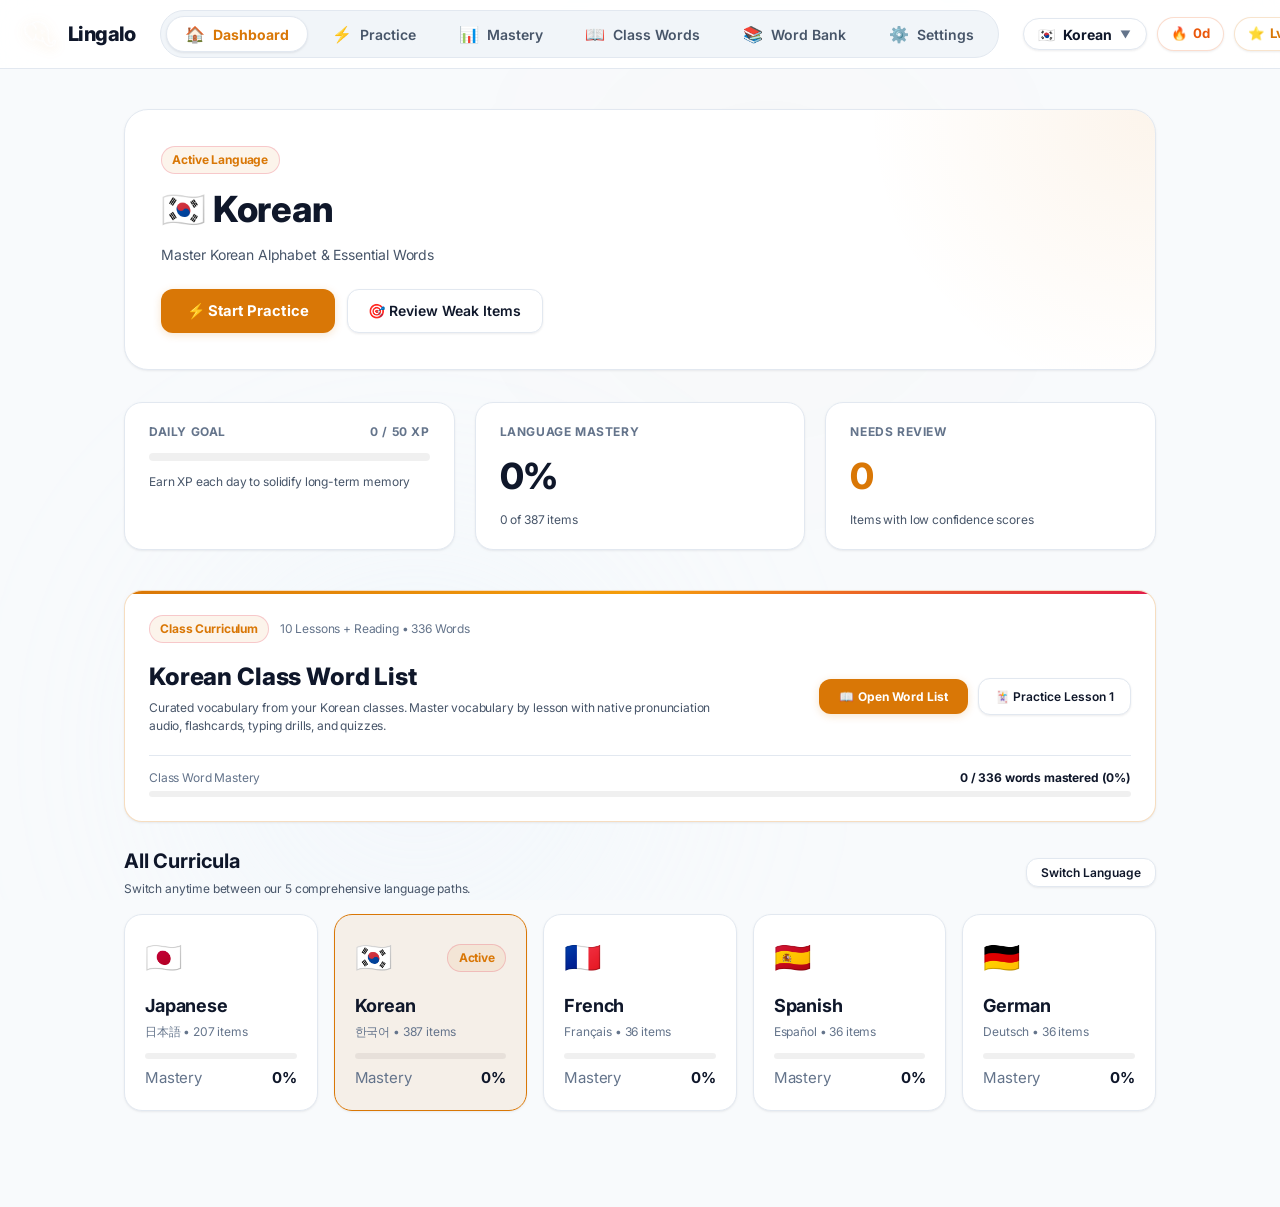
<file: index.html>
<!DOCTYPE html>
<html lang="en">
<head>
    <meta charset="UTF-8">
    <meta name="viewport" content="width=device-width, initial-scale=1.0, maximum-scale=1.0, user-scalable=no, viewport-fit=cover">
    <title>Lingalo - Master Languages Professionally</title>
    
    <!-- SEO & Metadata -->
    <meta name="description" content="Master Japanese, Korean, French, Spanish, and German with Lingalo. Clean, intuitive language learning with spaced repetition and interactive game modes.">
    <meta name="keywords" content="Japanese, Korean, French, Spanish, German, Hiragana, Katakana, Hangul, Spaced Repetition, Language Learning">
    <meta property="og:title" content="Lingalo - Master Languages Professionally">
    <meta property="og:description" content="Modern, intuitive language learning platform for script mastery and essential vocabulary.">
    <meta property="og:image" content="assets/logo.png">
    <meta property="og:type" content="website">
    <meta name="theme-color" content="#f8fafc">

    <link rel="icon" type="image/x-icon" href="assets/favicon.ico">
    <link rel="manifest" href="manifest.json">

    <!-- Google Fonts -->
    <link rel="preconnect" href="https://fonts.googleapis.com">
    <link rel="preconnect" href="https://fonts.gstatic.com" crossorigin>
    <link href="https://fonts.googleapis.com/css2?family=Inter:wght@400;500;600;700;800&family=Noto+Sans+JP:wght@400;500;700;900&family=Noto+Sans+KR:wght@400;500;700;900&display=swap" rel="stylesheet">
    
    <!-- Stylesheet -->
    <link rel="stylesheet" href="css/styles.css">
</head>
<body>

    <!-- Soft Ambient Dynamic Mesh Background -->
    <div class="ambient-canvas">
        <div class="ambient-orb ambient-orb-1" id="ambient-orb-1"></div>
        <div class="ambient-orb ambient-orb-2" id="ambient-orb-2"></div>
    </div>

    <!-- Sticky Top Navigation Header (Zero Sidebar) -->
    <header class="site-header">
        <div class="site-header-inner">
            <!-- Left: Brand Logo & Title -->
            <div class="header-brand" onclick="switchTab('dashboard')">
                <img src="assets/logo.png" alt="Lingalo Logo" class="brand-logo-img">
                <span class="brand-title-text">Lingalo</span>
            </div>

            <!-- Center: Modern Navigation Tabs Pill Strip -->
            <nav class="header-nav-center">
                <div class="nav-pill-strip">
                    <button type="button" class="nav-tab-button active" data-nav-tab="dashboard" onclick="switchTab('dashboard')">
                        <span class="nav-tab-icon">🏠</span>
                        <span>Dashboard</span>
                    </button>
                    <button type="button" class="nav-tab-button" data-nav-tab="practice" onclick="switchTab('practice')">
                        <span class="nav-tab-icon">⚡</span>
                        <span>Practice</span>
                    </button>
                    <button type="button" class="nav-tab-button" data-nav-tab="mastery" onclick="switchTab('mastery')">
                        <span class="nav-tab-icon">📊</span>
                        <span>Mastery</span>
                    </button>
                    <button type="button" class="nav-tab-button" data-nav-tab="class-words" id="nav-btn-class-words" onclick="switchTab('class-words')">
                        <span class="nav-tab-icon">📖</span>
                        <span>Class Words</span>
                    </button>
                    <button type="button" class="nav-tab-button" data-nav-tab="library" onclick="switchTab('library')">
                        <span class="nav-tab-icon">📚</span>
                        <span>Word Bank</span>
                    </button>
                    <button type="button" class="nav-tab-button" data-nav-tab="settings" onclick="switchTab('settings')">
                        <span class="nav-tab-icon">⚙️</span>
                        <span>Settings</span>
                    </button>
                </div>
            </nav>

            <!-- Right: Language Switcher & Quick Utilities -->
            <div class="header-actions-right">
                <!-- Language Selector Dropdown Pill -->
                <button type="button" class="lang-selector-button" id="top-lang-pill" onclick="openLanguageModal()">
                    <span id="top-lang-flag">🇰🇷</span>
                    <span id="top-lang-name">Korean</span>
                    <span class="dropdown-arrow">▼</span>
                </button>

                <!-- Daily Streak Stat -->
                <div class="header-stat-chip chip-streak" title="Daily Practice Streak">
                    <span>🔥</span>
                    <span class="stat-streak-val">0d</span>
                </div>

                <!-- Level & XP Stat -->
                <div class="header-stat-chip chip-xp" title="Level Progress">
                    <span>⭐</span>
                    <span>Lvl <span class="stat-level-val">1</span></span>
                </div>

                <!-- Audio SFX Toggle -->
                <button type="button" class="header-action-icon-btn" onclick="toggleSound()" title="Toggle Sound Effects">
                    <span class="sfx-state-icon">🔊</span>
                </button>

                <!-- Theme Toggle -->
                <button type="button" class="header-action-icon-btn" onclick="toggleTheme()" title="Toggle Dark/Light Mode">
                    <span class="theme-toggle-icon">🌙</span>
                </button>
            </div>
        </div>
    </header>

    <!-- Fluid Centered Main Page Content (Natural Window Scrolling!) -->
    <main class="app-main-content">

        <div id="main-views-wrapper">

            <!-- ========================================== -->
            <!-- 1. DASHBOARD VIEW                         -->
            <!-- ========================================== -->
            <section id="view-dashboard" class="view-container">
                <!-- Hero Banner -->
                <div class="dash-hero-banner">
                    <div class="flex flex-col gap-2 max-w-xl">
                        <div class="flex items-center gap-2">
                            <span class="chip-badge chip-accent text-xs">Active Language</span>
                        </div>
                        <h1 class="text-4xl font-extrabold text-primary" id="dash-welcome-title">🇰🇷 Korean</h1>
                        <p class="text-sm text-secondary" id="dash-welcome-sub">Master Korean Alphabet & Essential Words</p>
                        
                        <div class="flex flex-wrap gap-3 mt-4">
                            <button type="button" class="btn-primary" onclick="switchTab('practice')">
                                <span>⚡ Start Practice</span>
                            </button>
                            <button type="button" class="btn-outline" onclick="practiceWeakItems()">
                                <span>🎯 Review Weak Items</span>
                            </button>
                        </div>
                    </div>
                </div>

                <!-- Stats Row -->
                <div class="dash-stats-row">
                    <!-- Daily Goal Box -->
                    <div class="dash-stat-box">
                        <div class="flex justify-between items-center text-xs font-bold text-muted uppercase tracking-wider">
                            <span>Daily Goal</span>
                            <span id="dash-goal-label">0 / 50 XP</span>
                        </div>
                        <div class="w-full rounded-full h-2 overflow-hidden my-1" style="background: rgba(0, 0, 0, 0.06);">
                            <div id="dash-goal-bar" class="h-full rounded-full" style="width: 0%; background: #d97706;"></div>
                        </div>
                        <span class="text-xs text-secondary">Earn XP each day to solidify long-term memory</span>
                    </div>

                    <!-- Language Mastery Box -->
                    <div class="dash-stat-box">
                        <div class="text-xs font-bold text-muted uppercase tracking-wider">Language Mastery</div>
                        <div class="dash-stat-num" id="dash-stat-mastery">0%</div>
                        <span class="text-xs text-secondary" id="dash-stat-mastered-count">0 items mastered</span>
                    </div>

                    <!-- Weak Items Box -->
                    <div class="dash-stat-box">
                        <div class="text-xs font-bold text-muted uppercase tracking-wider">Needs Review</div>
                        <div class="dash-stat-num text-amber-600" id="dash-stat-weak">0</div>
                        <span class="text-xs text-secondary">Items with low confidence scores</span>
                    </div>
                </div>

                <!-- Korean Class Word List Spotlight Card (Visible when Korean is active) -->
                <div id="dash-korean-class-card" class="korean-class-hero-card">
                    <div class="korean-class-hero-badge-row">
                        <span class="chip-badge chip-accent text-xs">Class Curriculum</span>
                        <span class="text-xs text-muted font-semibold">10 Lessons + Reading • 336 Words</span>
                    </div>
                    <div class="korean-class-hero-body">
                        <div>
                            <h2 class="text-2xl font-extrabold text-primary mb-1">Korean Class Word List</h2>
                            <p class="text-xs text-secondary max-w-xl">
                                Curated vocabulary from your Korean classes. Master vocabulary by lesson with native pronunciation audio, flashcards, typing drills, and quizzes.
                            </p>
                        </div>
                        <div class="korean-class-hero-actions">
                            <button type="button" class="btn-primary text-xs py-2.5 px-5" onclick="switchTab('class-words')">
                                📖 Open Word List
                            </button>
                            <button type="button" class="btn-outline text-xs py-2.5 px-4" onclick="practiceSelectedClassLesson('flashcards', '01과')">
                                🃏 Practice Lesson 1
                            </button>
                        </div>
                    </div>
                    <div class="korean-class-progress-strip">
                        <div class="flex justify-between items-center text-xs text-muted mb-1">
                            <span>Class Word Mastery</span>
                            <span class="font-bold text-primary" id="dash-class-mastery-val">0 / 336 mastered</span>
                        </div>
                        <div class="w-full bg-slate-200 rounded-full h-1.5 overflow-hidden" style="background: rgba(0,0,0,0.06);">
                            <div id="dash-class-progress-bar" class="h-full rounded-full transition-all duration-300" style="width: 0%; background: #d97706;"></div>
                        </div>
                    </div>
                </div>

                <!-- Languages Overview Section -->
                <div class="mt-6 mb-4 flex justify-between items-center">
                    <div>
                        <h3 class="text-xl font-bold text-primary">All Curricula</h3>
                        <p class="text-xs text-secondary mt-1">Switch anytime between our 5 comprehensive language paths.</p>
                    </div>
                    <button type="button" class="btn-outline text-xs py-1.5 px-3.5" onclick="openLanguageModal()">Switch Language</button>
                </div>
                <div class="languages-hub-grid" id="dash-languages-grid">
                    <!-- Injected by JavaScript -->
                </div>
            </section>

            <!-- ========================================== -->
            <!-- 2. PRACTICE ARENA VIEW                     -->
            <!-- ========================================== -->
            <section id="view-practice" class="view-container hidden">
                <div class="practice-arena-wrapper">
                    <div>
                        <h1 class="text-3xl font-extrabold text-primary mb-1">Practice Arena</h1>
                        <p class="text-sm text-secondary">Customize your focus topics, training mode, and session preferences.</p>
                    </div>

                    <!-- Step 1: Topics & Categories -->
                    <div>
                        <div class="section-label">
                            <span>1. Select Focus Topics</span>
                            <div class="flex gap-2">
                                <button type="button" class="btn-outline text-xs py-1 px-3" onclick="selectAllTopics(true)">Select All</button>
                                <button type="button" class="btn-outline text-xs py-1 px-3" onclick="selectAllTopics(false)">Reset</button>
                            </div>
                        </div>
                        <div class="topic-chips-wrapper" id="practice-topics-container">
                            <!-- Injected by JavaScript -->
                        </div>
                    </div>

                    <!-- Step 2: Training Modes -->
                    <div>
                        <div class="section-label">2. Choose Training Mode</div>
                        <div class="mode-cards-grid">
                            <div class="mode-select-card selected" data-practice-mode="quiz" onclick="setPracticeMode('quiz')">
                                <div class="mode-card-icon">🎯</div>
                                <div class="mode-card-title">Quiz</div>
                                <div class="mode-card-desc">Rapid multiple-choice drills with keyboard hotkeys</div>
                            </div>
                            <div class="mode-select-card" data-practice-mode="flashcards" onclick="setPracticeMode('flashcards')">
                                <div class="mode-card-icon">🃏</div>
                                <div class="mode-card-title">Flashcards</div>
                                <div class="mode-card-desc">3D flip card with spaced repetition rating</div>
                            </div>
                            <div class="mode-select-card" data-practice-mode="typing" onclick="setPracticeMode('typing')">
                                <div class="mode-card-icon">⌨️</div>
                                <div class="mode-card-title">Typing</div>
                                <div class="mode-card-desc">Spelling & direct keyboard input training</div>
                            </div>
                            <div class="mode-select-card" data-practice-mode="speedMatch" onclick="setPracticeMode('speedMatch')">
                                <div class="mode-card-icon">⚡</div>
                                <div class="mode-card-title">Speed Sprint</div>
                                <div class="mode-card-desc">60-second high-intensity rapid quiz sprint</div>
                            </div>
                            <div class="mode-select-card" data-practice-mode="matchPairs" onclick="setPracticeMode('matchPairs')">
                                <div class="mode-card-icon">🧩</div>
                                <div class="mode-card-title">Match Pairs</div>
                                <div class="mode-card-desc">Connect terms to their English definitions</div>
                            </div>
                        </div>
                    </div>

                    <!-- Step 3: Session Customization -->
                    <div>
                        <div class="section-label">3. Session Options</div>
                        <div class="options-grid">
                            <div class="session-toggle-card" id="opt-reverse" onclick="toggleSessionOpt('isReverse', 'opt-reverse')">
                                <div>
                                    <div class="font-bold text-sm text-primary">Reverse Mode</div>
                                    <div class="text-xs text-muted">Prompt in English, guess target language</div>
                                </div>
                                <span class="status-indicator">●</span>
                            </div>
                            <div class="session-toggle-card" id="opt-kana-only" onclick="toggleSessionOpt('isKanaOnly', 'opt-kana-only')">
                                <div>
                                    <div class="font-bold text-sm text-primary">Script Only</div>
                                    <div class="text-xs text-muted">Hide romanization pronunciation guide</div>
                                </div>
                                <span class="status-indicator">●</span>
                            </div>
                            <div class="session-toggle-card" id="opt-teach" onclick="toggleSessionOpt('isTeachMode', 'opt-teach')">
                                <div>
                                    <div class="font-bold text-sm text-primary">Teach Mode</div>
                                    <div class="text-xs text-muted">Auto-repeat missed questions until mastered</div>
                                </div>
                                <span class="status-indicator">●</span>
                            </div>
                            <div class="session-toggle-card" id="opt-test-all" onclick="toggleSessionOpt('isTestAll', 'opt-test-all')">
                                <div>
                                    <div class="font-bold text-sm text-primary">Test Entire Pool</div>
                                    <div class="text-xs text-muted">Practice all items in selected categories</div>
                                </div>
                                <span class="status-indicator">●</span>
                            </div>
                        </div>
                    </div>

                    <!-- Start Button & Estimate -->
                    <div class="flex flex-col sm:flex-row items-center justify-between gap-4 p-6 bg-surface-elevated border border-slate-200 rounded-2xl">
                        <div>
                            <div class="font-bold text-base text-primary">Ready for your session?</div>
                            <div class="text-xs text-muted" id="practice-item-estimate">Preparing pool...</div>
                        </div>
                        <button type="button" class="btn-primary w-full sm:w-auto px-8 py-3.5 text-base" onclick="startSession()">
                            🚀 Start Session
                        </button>
                    </div>
                </div>
            </section>

            <!-- ========================================== -->
            <!-- 3. MASTERY MATRIX VIEW                    -->
            <!-- ========================================== -->
            <section id="view-mastery" class="view-container hidden">
                <div class="flex flex-col gap-6">
                    <div class="flex flex-col md:flex-row md:items-center justify-between gap-4">
                        <div>
                            <h1 class="text-3xl font-extrabold text-primary mb-1">Mastery Matrix</h1>
                            <p class="text-sm text-secondary">Browse your complete curriculum, hear pronunciation, and monitor retention.</p>
                        </div>
                        <button type="button" class="btn-primary text-xs py-2.5 px-5" onclick="practiceWeakItems()">
                            🎯 Drill Weak Items (&lt;3 ★)
                        </button>
                    </div>

                    <!-- Filter & Search Controls -->
                    <div class="mastery-controls">
                        <div class="filter-pills-row">
                            <button type="button" class="filter-pill active" data-mastery-filter="all" onclick="setMasteryFilter('all')">All Items</button>
                            <button type="button" class="filter-pill" data-mastery-filter="chars" onclick="setMasteryFilter('chars')">Characters</button>
                            <button type="button" class="filter-pill" data-mastery-filter="vocab" onclick="setMasteryFilter('vocab')">Vocabulary</button>
                            <button type="button" class="filter-pill" data-mastery-filter="weak" onclick="setMasteryFilter('weak')">Needs Review</button>
                            <button type="button" class="filter-pill" data-mastery-filter="mastered" onclick="setMasteryFilter('mastered')">Mastered</button>
                        </div>

                        <div class="flex items-center gap-3 w-full md:w-auto">
                            <div class="search-input-wrapper flex-grow md:flex-grow-0">
                                <span class="search-icon">🔍</span>
                                <input type="text" id="mastery-search" placeholder="Search characters, romaji, meanings..." class="search-input" oninput="handleMasterySearch(this.value)">
                            </div>
                            <span class="text-xs text-muted whitespace-nowrap" id="mastery-count-indicator">Showing 0 items</span>
                        </div>
                    </div>

                    <!-- Mastery Matrix Grid -->
                    <div class="mastery-grid" id="mastery-items-grid">
                        <!-- Injected by JavaScript -->
                    </div>
                </div>
            </section>

            <!-- ========================================== -->
            <!-- 3.5. KOREAN CLASS WORD LIST VIEW           -->
            <!-- ========================================== -->
            <section id="view-class-words" class="view-container hidden">
                <div class="flex flex-col gap-6">
                    <!-- Header with Title and Quick Drill Actions -->
                    <div class="flex flex-col md:flex-row md:items-center justify-between gap-4">
                        <div>
                            <div class="flex items-center gap-2 mb-1">
                                <span class="chip-badge text-xs" style="background: rgba(217,119,6,0.15); color: #d97706;">Class Curriculum</span>
                                <span class="text-xs text-muted font-semibold">10 Lessons + Reading • 336 Words</span>
                            </div>
                            <h1 class="text-3xl font-extrabold text-primary mb-1">Korean Class Word List</h1>
                            <p class="text-sm text-secondary">Complete vocabulary from your Korean classes with audio, romanization, and spaced-repetition drills.</p>
                        </div>
                        <div class="flex flex-wrap gap-2">
                            <button type="button" class="btn-primary text-xs py-2.5 px-4" onclick="practiceSelectedClassLesson('flashcards')">
                                🃏 Flashcards
                            </button>
                            <button type="button" class="btn-primary text-xs py-2.5 px-4" onclick="practiceSelectedClassLesson('quiz')">
                                🎯 Quiz Mode
                            </button>
                            <button type="button" class="btn-outline text-xs py-2.5 px-4" onclick="practiceSelectedClassLesson('typing')">
                                ⌨️ Typing Drill
                            </button>
                            <button type="button" class="btn-outline text-xs py-2.5 px-4" onclick="practiceSelectedClassLesson('speedMatch')">
                                ⚡ Speed Sprint
                            </button>
                        </div>
                    </div>

                    <!-- Lesson Selector Strip -->
                    <div class="class-lesson-selector-wrap">
                        <div class="class-lesson-tabs" id="class-lesson-tabs-container">
                            <!-- Injected dynamically by JS -->
                        </div>
                    </div>

                    <!-- Filter & Search Controls -->
                    <div class="mastery-controls">
                        <div class="filter-pills-row" id="class-filter-pills-row">
                            <button type="button" class="filter-pill active" data-class-filter="all" onclick="setClassWordFilter('all')">All Words (<span id="class-cnt-all">336</span>)</button>
                            <button type="button" class="filter-pill" data-class-filter="weak" onclick="setClassWordFilter('weak')">Needs Review (<span id="class-cnt-weak">0</span>)</button>
                            <button type="button" class="filter-pill" data-class-filter="mastered" onclick="setClassWordFilter('mastered')">Mastered (<span id="class-cnt-mastered">0</span>)</button>
                        </div>

                        <div class="flex items-center gap-3 w-full md:w-auto">
                            <div class="search-input-wrapper flex-grow md:flex-grow-0">
                                <span class="search-icon">🔍</span>
                                <input type="text" id="class-word-search" placeholder="Search Hangul, romaja, meaning..." class="search-input" oninput="handleClassWordSearch(this.value)">
                            </div>
                            <span class="text-xs text-muted whitespace-nowrap" id="class-count-indicator">Showing 336 words</span>
                        </div>
                    </div>

                    <!-- Current Lesson Banner Summary -->
                    <div id="class-lesson-info-bar" class="class-lesson-info-bar">
                        <!-- Injected dynamically by JS -->
                    </div>

                    <!-- Class Words Grid -->
                    <div class="class-words-grid" id="class-words-grid">
                        <!-- Injected dynamically by JS -->
                    </div>
                </div>
            </section>

            <!-- ========================================== -->
            <!-- 4. WORD BANK / LIBRARY VIEW               -->
            <!-- ========================================== -->
            <section id="view-library" class="view-container hidden">
                <div class="flex flex-col gap-6">
                    <div class="flex flex-col sm:flex-row sm:items-center justify-between gap-4">
                        <div>
                            <h1 class="text-3xl font-extrabold text-primary mb-1">Custom Word Bank</h1>
                            <p class="text-sm text-secondary">Save custom vocabulary lists, travel phrases, or notes to practice anytime.</p>
                        </div>
                        <div class="flex gap-2">
                            <button type="button" class="btn-primary text-xs py-2 px-4" onclick="toggleAddWordModal(true)">+ Add Words</button>
                            <button type="button" class="btn-outline text-xs py-2 px-3 text-red-500 hover:text-red-600" onclick="clearAllWordBank()">🗑️ Clear</button>
                        </div>
                    </div>

                    <div class="flex justify-between items-center">
                        <span class="text-xs font-bold text-muted uppercase tracking-wider" id="word-bank-count">0 custom words</span>
                    </div>

                    <div id="word-bank-list">
                        <!-- Injected by JavaScript -->
                    </div>
                </div>
            </section>

            <!-- ========================================== -->
            <!-- 5. SETTINGS VIEW                          -->
            <!-- ========================================== -->
            <section id="view-settings" class="view-container hidden">
                <div class="flex flex-col gap-8 max-w-2xl">
                    <div>
                        <h1 class="text-3xl font-extrabold text-primary mb-1">Settings</h1>
                        <p class="text-sm text-secondary">Manage theme, audio, study goals, shortcuts, and personal data.</p>
                    </div>

                    <!-- Theme Selection Section -->
                    <div class="card space-y-4">
                        <h3 class="text-sm font-bold uppercase tracking-wider text-muted">Theme & Appearance</h3>
                        <p class="text-xs text-secondary">Switch between clean minimal light and refined matte dark mode.</p>
                        
                        <div class="grid grid-cols-2 gap-3">
                            <button type="button" class="btn-outline active text-center py-3 flex items-center justify-center gap-2" id="theme-btn-light" onclick="setTheme('light')">
                                <span>☀️</span>
                                <span class="font-bold text-sm">Clean Light</span>
                            </button>
                            <button type="button" class="btn-outline text-center py-3 flex items-center justify-center gap-2" id="theme-btn-dark" onclick="setTheme('dark')">
                                <span>🌙</span>
                                <span class="font-bold text-sm">Matte Dark</span>
                            </button>
                        </div>
                    </div>

                    <!-- Audio Section -->
                    <div class="card space-y-4">
                        <h3 class="text-sm font-bold uppercase tracking-wider text-muted">Audio & Speech</h3>
                        
                        <div class="flex justify-between items-center py-2">
                            <div>
                                <div class="font-bold text-sm text-primary">Sound Effects (SFX)</div>
                                <div class="text-xs text-muted">Synthesized audio cues for correct/wrong answers</div>
                            </div>
                            <button type="button" id="setting-sfx-toggle" class="btn-toggle active" onclick="toggleSound()">ON</button>
                        </div>

                        <div class="flex justify-between items-center py-2 border-t border-slate-200 pt-4">
                            <div>
                                <div class="font-bold text-sm text-primary">Speech Pronunciation Rate</div>
                                <div class="text-xs text-muted">Adjust speech speed for audio playback</div>
                            </div>
                            <div class="flex items-center gap-3">
                                <input type="range" id="setting-speech-rate" min="0.75" max="1.25" step="0.05" value="1.0" class="w-28 cursor-pointer" oninput="updateSpeechRate(this.value)">
                                <span class="text-xs font-bold text-primary w-10 text-right" id="setting-speech-val">1.0x</span>
                            </div>
                        </div>
                    </div>

                    <!-- Daily Goal Section -->
                    <div class="card space-y-4">
                        <h3 class="text-sm font-bold uppercase tracking-wider text-muted">Daily XP Goal</h3>
                        <p class="text-xs text-secondary">Consistent daily practice builds long-term fluency and retention.</p>
                        
                        <div class="grid grid-cols-3 gap-3">
                            <button type="button" class="btn-outline text-center py-3 flex flex-col items-center gap-1" data-daily-goal="30" onclick="setDailyGoal(30)">
                                <span class="font-bold text-sm">Casual</span>
                                <span class="text-xs text-muted">30 XP / day</span>
                            </button>
                            <button type="button" class="btn-outline active text-center py-3 flex flex-col items-center gap-1" data-daily-goal="50" onclick="setDailyGoal(50)">
                                <span class="font-bold text-sm">Regular</span>
                                <span class="text-xs text-muted">50 XP / day</span>
                            </button>
                            <button type="button" class="btn-outline text-center py-3 flex flex-col items-center gap-1" data-daily-goal="100" onclick="setDailyGoal(100)">
                                <span class="font-bold text-sm">Serious</span>
                                <span class="text-xs text-muted">100 XP / day</span>
                            </button>
                        </div>
                    </div>

                    <!-- Keyboard Shortcuts Cheat Sheet -->
                    <div class="card space-y-3">
                        <h3 class="text-sm font-bold uppercase tracking-wider text-muted">Keyboard Shortcuts</h3>
                        <div class="grid grid-cols-1 sm:grid-cols-2 gap-2 text-xs">
                            <div class="flex justify-between py-1 border-b border-slate-200">
                                <span class="text-muted">Select Quiz Options:</span>
                                <span class="font-mono text-primary font-bold">1, 2, 3, 4</span>
                            </div>
                            <div class="flex justify-between py-1 border-b border-slate-200">
                                <span class="text-muted">Flip Flashcard:</span>
                                <span class="font-mono text-primary font-bold">Spacebar / Enter</span>
                            </div>
                            <div class="flex justify-between py-1 border-b border-slate-200">
                                <span class="text-muted">Flashcard Again / Mastered:</span>
                                <span class="font-mono text-primary font-bold">← / →</span>
                            </div>
                            <div class="flex justify-between py-1 border-b border-slate-200">
                                <span class="text-muted">Replay Audio:</span>
                                <span class="font-mono text-primary font-bold">R Key</span>
                            </div>
                        </div>
                    </div>

                    <!-- Data & Reset Section -->
                    <div class="card space-y-4">
                        <h3 class="text-sm font-bold uppercase tracking-wider text-muted">Data & Privacy</h3>
                        <p class="text-xs text-secondary">
                            Lingalo runs entirely in your browser. All progress, XP, and word lists are saved securely on your device.
                        </p>
                        <button type="button" class="btn-outline !text-red-500 !border-red-300 hover:!bg-red-50 text-xs py-2.5 px-4" onclick="resetAllProgress()">
                            Reset All Progress
                        </button>
                    </div>
                </div>
            </section>
        </div>

        <!-- ========================================== -->
        <!-- ACTIVE STUDY SCREEN                        -->
        <!-- ========================================== -->
        <section id="screen-study" class="study-screen-container hidden">
            <!-- Study Top Bar -->
            <div class="study-top-bar">
                <button type="button" class="btn-outline text-xs py-1.5 px-3.5 !border-red-300 text-red-500" onclick="quitStudySession()">
                    ✕ Exit
                </button>

                <div class="flex items-center gap-3">
                    <!-- Speed Timer Pill -->
                    <div id="study-timer-pill" class="header-stat-chip text-amber-600 hidden">
                        ⚡ <span id="study-timer-val">60s</span>
                    </div>

                    <!-- Audio Pronunciation Button -->
                    <button type="button" class="header-action-icon-btn" onclick="speak(State.currentQ ? State.currentQ.char : null)" title="Replay Pronunciation">
                        🔊
                    </button>

                    <!-- Score Pill -->
                    <div class="header-stat-chip study-stat-score" title="Current Score">
                        <span class="study-stat-label">Score: </span>
                        <span class="study-stat-icon">⭐</span>
                        <span class="font-bold text-amber-600" id="study-score-val">0</span>
                    </div>

                    <!-- Streak Pill -->
                    <div class="header-stat-chip study-stat-streak" title="Correct Streak">
                        <span class="study-stat-label">Streak: </span>
                        <span class="study-stat-icon">🔥</span>
                        <span class="font-bold text-emerald-600" id="study-streak-val">0</span>
                    </div>
                </div>
            </div>

            <!-- Progress Bar Track -->
            <div class="study-progress-track">
                <div id="study-progress-fill" class="study-progress-fill" style="width: 0%;"></div>
            </div>

            <!-- Study Body Area -->
            <div class="study-body-center">
                <!-- Standard Question Display (for Quiz, Flashcards, Typing, Speed) -->
                <div id="study-question-box" class="question-hero-box">
                    <div id="study-mastery-indicator" class="mastery-stars justify-center mb-2"></div>
                    <div id="study-question-text" class="question-hero-char font-lang">...</div>
                    <div id="study-question-sub" class="question-hero-sub"></div>
                </div>

                <!-- 1. Quiz Mode Options (2x2 Grid) -->
                <div id="study-quiz-options" class="quiz-options-grid">
                    <!-- Injected by JavaScript -->
                </div>

                <!-- 2. Flashcard Mode (3D Flip Card) -->
                <div id="study-flashcard-area" class="hidden flex flex-col items-center w-full">
                    <div class="flashcard-wrapper" onclick="flipFlashcard()">
                        <div class="flashcard-inner" id="flashcard-3d">
                            <div class="flashcard-face flashcard-front">
                                <div class="question-hero-char font-lang" id="fc-front-char">あ</div>
                                <span class="text-xs text-muted mt-4">Tap or press Spacebar to flip</span>
                            </div>
                            <div class="flashcard-face flashcard-back">
                                <div class="text-2xl font-bold text-amber-600 mb-1" id="fc-back-rom">a</div>
                                <div class="text-3xl font-extrabold text-primary" id="fc-back-def">Apple</div>
                            </div>
                        </div>
                    </div>
                    <div class="fc-rating-buttons">
                        <button type="button" class="btn-outline !border-red-300 text-red-500 py-3 flex-1" onclick="rateFlashcard('again')">
                            ❌ Again [←]
                        </button>
                        <button type="button" class="btn-outline !border-amber-300 text-amber-600 py-3 flex-1" onclick="rateFlashcard('good')">
                            ⚡ Good [↓]
                        </button>
                        <button type="button" class="btn-primary py-3 flex-1" onclick="rateFlashcard('mastered')">
                            ✅ Mastered [→]
                        </button>
                    </div>
                </div>

                <!-- 3. Typing Mode Area -->
                <div id="study-typing-area" class="hidden flex flex-col items-center w-full">
                    <div class="w-full max-w-md bg-surface-elevated border border-slate-200 rounded-2xl p-6 text-center mb-4">
                        <span class="text-xs text-muted block mb-2 uppercase font-bold tracking-wider">Type the spelling or romaji</span>
                        <div class="text-3xl font-bold text-primary tracking-widest min-h-[44px]" id="typing-input-display">&nbsp;</div>
                    </div>
                    <div id="virtual-keyboard-grid" class="virtual-keyboard">
                        <!-- Injected by JavaScript -->
                    </div>
                </div>

                <!-- 4. Match Pairs Mode Area -->
                <div id="study-match-area" class="hidden flex flex-col items-center w-full">
                    <div class="text-sm font-bold text-muted mb-4 uppercase tracking-wider">Connect the matching pairs</div>
                    <div id="study-match-grid" class="match-pairs-grid">
                        <!-- Injected by JavaScript -->
                    </div>
                </div>
            </div>
        </section>

        <!-- ========================================== -->
        <!-- SESSION RESULTS SCREEN                     -->
        <!-- ========================================== -->
        <section id="screen-results" class="view-container hidden py-12 text-center">
            <div class="max-w-xl mx-auto flex flex-col items-center gap-6">
                <div class="text-6xl mb-2">🏆</div>
                <h2 class="text-4xl font-extrabold text-primary">Session Complete!</h2>
                <p class="text-sm text-secondary">Great work! You're making measurable progress toward fluency.</p>

                <!-- Score Summary Cards -->
                <div class="grid grid-cols-3 gap-3 w-full my-4">
                    <div class="card text-center p-4">
                        <span class="text-xs text-muted uppercase font-bold">Score</span>
                        <div class="text-3xl font-extrabold text-primary mt-1" id="res-final-score">0</div>
                    </div>
                    <div class="card text-center p-4">
                        <span class="text-xs text-muted uppercase font-bold">Accuracy</span>
                        <div class="text-3xl font-extrabold text-emerald-600 mt-1" id="res-final-acc">0%</div>
                    </div>
                    <div class="card text-center p-4">
                        <span class="text-xs text-muted uppercase font-bold">Best Streak</span>
                        <div class="text-3xl font-extrabold text-amber-600 mt-1" id="res-final-streak">0</div>
                    </div>
                </div>

                <!-- Struggled Items Section -->
                <div id="res-struggled-section" class="w-full text-left space-y-3 hidden">
                    <span class="text-xs font-bold uppercase tracking-wider text-muted">Review Missed Words</span>
                    <div class="space-y-2" id="res-struggled-list">
                        <!-- Injected by JavaScript -->
                    </div>
                </div>

                <!-- Action Buttons -->
                <div class="flex flex-col sm:flex-row gap-3 w-full justify-center mt-6">
                    <button type="button" class="btn-primary py-3.5 px-8" onclick="startSession()">
                        🔄 Retry Session
                    </button>
                    <button type="button" class="btn-outline py-3.5 px-8" onclick="switchTab('dashboard')">
                        🏠 Dashboard Home
                    </button>
                </div>
            </div>
        </section>

    </main>

    <!-- ========================================== -->
    <!-- LANGUAGE PICKER MODAL                      -->
    <!-- ========================================== -->
    <div id="modal-language-picker" class="modal-overlay hidden" onclick="closeLanguageModal()">
        <div class="modal-dialog" onclick="event.stopPropagation()">
            <div class="flex justify-between items-center mb-4">
                <h3 class="text-xl font-bold text-primary">Select Language</h3>
                <button type="button" class="header-action-icon-btn" onclick="closeLanguageModal()">✕</button>
            </div>
            <p class="text-xs text-secondary mb-4">Choose a language to switch your current curriculum and practice topics.</p>

            <div class="lang-picker-grid">
                <button type="button" class="lang-picker-btn" data-lang-select="japanese" onclick="selectLanguage('japanese')">
                    <span class="text-3xl">🇯🇵</span>
                    <div>
                        <div class="font-bold text-primary">Japanese</div>
                        <div class="text-xs text-muted">日本語 • Kana & Vocab</div>
                    </div>
                </button>
                <button type="button" class="lang-picker-btn" data-lang-select="korean" onclick="selectLanguage('korean')">
                    <span class="text-3xl">🇰🇷</span>
                    <div>
                        <div class="font-bold text-primary">Korean</div>
                        <div class="text-xs text-muted">한국어 • Hangul & Words</div>
                    </div>
                </button>
                <button type="button" class="lang-picker-btn" data-lang-select="french" onclick="selectLanguage('french')">
                    <span class="text-3xl">🇫🇷</span>
                    <div>
                        <div class="font-bold text-primary">French</div>
                        <div class="text-xs text-muted">Français • Vocabulary</div>
                    </div>
                </button>
                <button type="button" class="lang-picker-btn" data-lang-select="spanish" onclick="selectLanguage('spanish')">
                    <span class="text-3xl">🇪🇸</span>
                    <div>
                        <div class="font-bold text-primary">Spanish</div>
                        <div class="text-xs text-muted">Español • Vocabulary</div>
                    </div>
                </button>
                <button type="button" class="lang-picker-btn" data-lang-select="german" onclick="selectLanguage('german')">
                    <span class="text-3xl">🇩🇪</span>
                    <div>
                        <div class="font-bold text-primary">German</div>
                        <div class="text-xs text-muted">Deutsch • Vocabulary</div>
                    </div>
                </button>
            </div>
        </div>
    </div>

    <!-- ========================================== -->
    <!-- ADD WORDS / IMPORTER MODAL                 -->
    <!-- ========================================== -->
    <div id="modal-add-word" class="modal-overlay hidden" onclick="toggleAddWordModal(false)">
        <div class="modal-dialog" onclick="event.stopPropagation()">
            <div class="flex justify-between items-center mb-4">
                <h3 class="text-xl font-bold text-primary">Add Custom Words</h3>
                <button type="button" class="header-action-icon-btn" onclick="toggleAddWordModal(false)">✕</button>
            </div>
            <p class="text-xs text-secondary mb-3">
                Enter English words separated by commas or new lines. They will be translated and saved to your Word Bank.
            </p>

            <textarea id="custom-word-input" rows="4" placeholder="apple, water, house, friend, thank you..." class="w-full bg-surface-elevated border border-slate-200 rounded-xl p-3.5 text-primary text-sm outline-none focus:border-rose-500 mb-3"></textarea>
            
            <div id="custom-import-status" class="text-xs text-amber-600 font-bold mb-3 min-h-[16px]"></div>

            <div class="flex justify-end gap-2">
                <button type="button" class="btn-outline text-xs py-2 px-4" onclick="toggleAddWordModal(false)">Cancel</button>
                <button type="button" id="custom-import-btn" class="btn-primary text-xs py-2 px-5">Translate & Import</button>
            </div>
        </div>
    </div>

    <!-- Mobile Bottom Navigation Bar (Fixed thumb-accessible tab bar) -->
    <nav class="mobile-bottom-nav" aria-label="Mobile Navigation">
        <button type="button" class="mobile-nav-btn active" data-nav-tab="dashboard" onclick="switchTab('dashboard')">
            <span class="mobile-nav-icon">🏠</span>
            <span class="mobile-nav-label">Home</span>
        </button>
        <button type="button" class="mobile-nav-btn" data-nav-tab="practice" onclick="switchTab('practice')">
            <span class="mobile-nav-icon">⚡</span>
            <span class="mobile-nav-label">Practice</span>
        </button>
        <button type="button" class="mobile-nav-btn" data-nav-tab="mastery" onclick="switchTab('mastery')">
            <span class="mobile-nav-icon">📊</span>
            <span class="mobile-nav-label">Mastery</span>
        </button>
        <button type="button" class="mobile-nav-btn" data-nav-tab="class-words" id="mobile-nav-btn-class-words" onclick="switchTab('class-words')">
            <span class="mobile-nav-icon">📖</span>
            <span class="mobile-nav-label">Class</span>
        </button>
        <button type="button" class="mobile-nav-btn" data-nav-tab="library" onclick="switchTab('library')">
            <span class="mobile-nav-icon">📚</span>
            <span class="mobile-nav-label">Words</span>
        </button>
        <button type="button" class="mobile-nav-btn" data-nav-tab="settings" onclick="switchTab('settings')">
            <span class="mobile-nav-icon">⚙️</span>
            <span class="mobile-nav-label">Settings</span>
        </button>
    </nav>

    <!-- Application Scripts -->
    <script src="js/korean_class_words.js"></script>
    <script src="js/app.js"></script>
    <script>
        // Inline UI Helper Functions
        function toggleSound() {
            State.persistence.sfxEnabled = State.persistence.sfxEnabled === false;
            saveStats();
            renderSettings();
        }

        function updateSpeechRate(val) {
            State.persistence.speechRate = parseFloat(val);
            document.getElementById('setting-speech-val').textContent = `${val}x`;
            saveStats();
        }

        function setPracticeMode(mode) {
            State.mode = mode;
            document.querySelectorAll('[data-practice-mode]').forEach(c => {
                c.classList.toggle('selected', c.dataset.practiceMode === mode);
            });
        }

        function toggleSessionOpt(prop, elId) {
            State[prop] = !State[prop];
            const el = document.getElementById(elId);
            if (el) el.classList.toggle('active', State[prop]);
        }

        function handleMasterySearch(val) {
            currentMasterySearch = val;
            renderMasteryMatrix();
        }
    </script>
</body>
</html>
</file>
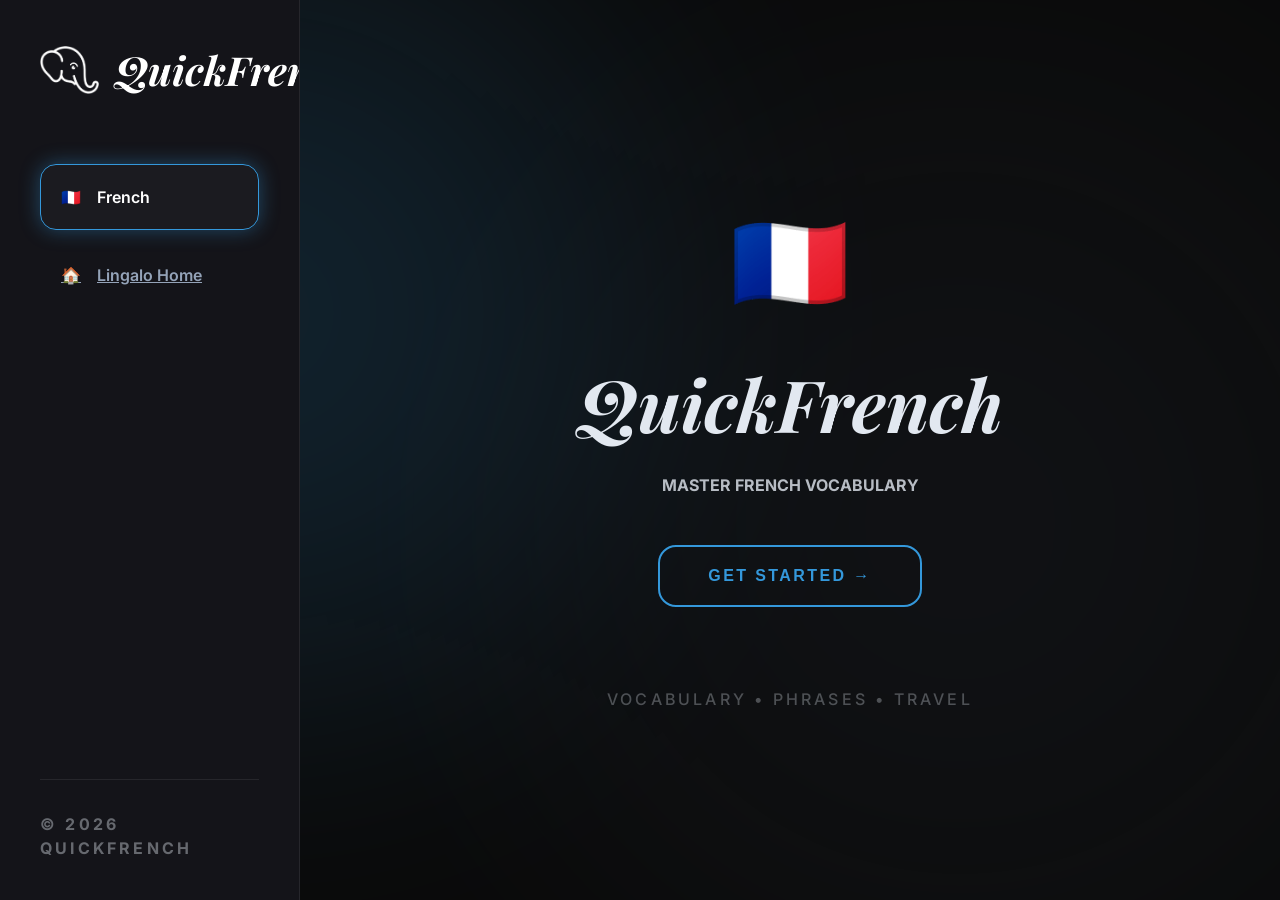
<file: quickfrench.html>
<!DOCTYPE html>
<html lang="en">
<head>
    <meta charset="UTF-8">
    <meta name="viewport" content="width=device-width, initial-scale=1.0, maximum-scale=1.0, user-scalable=no, viewport-fit=cover">
    <title>QuickFrench - Professional French Learning</title>
    <link rel="preconnect" href="https://fonts.googleapis.com">
    <link rel="preconnect" href="https://fonts.gstatic.com" crossorigin>
    <link href="https://fonts.googleapis.com/css2?family=Inter:wght@300;400;500;600;700&family=Playfair+Display:ital,wght@0,400;0,700;1,400&display=swap" rel="stylesheet">
    <link rel="stylesheet" href="styles.css">
    <style>
        :root {
            --accent: #3498db;
            --accent-glow: rgba(52, 152, 219, 0.4);
        }
    </style>
</head>
<body>
    <div class="ambient-light">
        <div class="orb orb-1"></div>
        <div class="orb orb-2"></div>
    </div>

    <!-- MOBILE HEADER -->
    <header class="mobile-header">
        <div class="flex items-center gap-3">
            <img src="logo.png" alt="Logo" style="height: 32px; width: auto;">
            <h1 class="logo-text" style="font-size: 1.25rem;">Lingalo</h1>
        </div>
        <button type="button" id="menu-toggle" class="btn-outline" style="padding: 0.5rem 0.75rem;">
            <svg width="20" height="20" viewBox="0 0 24 24" fill="none" stroke="currentColor" stroke-width="2"><line x1="3" y1="12" x2="21" y2="12"/><line x1="3" y1="6" x2="21" y2="6"/><line x1="3" y1="18" x2="21" y2="18"/></svg>
        </button>
    </header>

    <div id="menu-overlay" class="mobile-menu-overlay"></div>
    <div id="mobile-drawer" class="mobile-drawer">
        <div class="flex justify-between items-center mb-8">
            <div class="flex items-center gap-3">
                <img src="logo.png" alt="Logo" style="height: 32px; width: auto;">
                <h1 class="logo-text" style="font-size: 1.5rem;">Lingalo</h1>
            </div>
            <button type="button" id="menu-close" class="text-white opacity-50">&times;</button>
        </div>

        <nav class="nav-links">
            <div class="nav-item" onclick="location.href='index.html'; toggleMenu(false)">
                <span>🏠</span> Dashboard Home
            </div>
            <div class="nav-item" onclick="location.href='quickkana.html'; toggleMenu(false)">
                <span>🇯🇵</span> Japanese
            </div>
            <div class="nav-item" onclick="location.href='quickhangul.html'; toggleMenu(false)">
                <span>🇰🇷</span> Korean
            </div>
            <div class="nav-item active">
                <span>🇫🇷</span> French
            </div>
            <div class="nav-item" onclick="location.href='quickspanish.html'; toggleMenu(false)">
                <span>🇪🇸</span> Spanish
            </div>
        </nav>
    </div>

    <div class="app-container">
        <!-- SIDEBAR -->
        <aside class="sidebar">
            <div class="logo-container flex items-center gap-4">
                <img src="logo.png" alt="Logo" style="height: 48px; width: auto;">
                <h1 class="logo-text">QuickFrench</h1>
            </div>
            <nav class="nav-links">
                <div class="nav-item active">
                    <span>🇫🇷</span> French
                </div>
                <a href="index.html" class="nav-item">
                    <span>🏠</span> Lingalo Home
                </a>
            </nav>
            <div style="margin-top: auto; padding-top: 2rem; border-top: 1px solid var(--border);">
                <p class="text-[10px] text-gray-500 uppercase tracking-widest font-bold opacity-40">© <span id="year"></span> QuickFrench</p>
            </div>
        </aside>

        <!-- MAIN CONTENT -->
        <main class="main-content">
            <div id="progress-container" class="hidden progress-container">
                <div id="progress-bar" class="progress-bar"></div>
            </div>

            <!-- INTRO SCREEN -->
            <section id="intro-screen" class="content-body fade-in">
                <div class="text-center space-y-12">
                    <div class="space-y-4">
                        <div class="text-8xl mb-4">🇫🇷</div>
                        <h1 class="text-7xl font-bold serif-font italic">QuickFrench</h1>
                        <p class="text-[12px] tracking-[0.4em] text-[var(--accent)] uppercase font-bold opacity-80">Master French Vocabulary</p>
                    </div>
                    <button type="button" onclick="nextStep(1)" class="btn-primary">GET STARTED →</button>
                    <div class="pt-8 opacity-30 text-[10px] uppercase tracking-widest font-medium">
                        Vocabulary • Phrases • Travel
                    </div>
                </div>
            </section>

            <!-- FLOW SCREEN -->
            <section id="flow-screen" class="hidden content-body">
                <!-- STEP 1: PATH SELECTOR -->
                <div id="flow-step-1" class="step-container space-y-10">
                    <div class="text-center space-y-2">
                        <p class="text-[10px] tracking-[0.3em] text-[var(--accent)] uppercase font-bold">Step 1: Focus</p>
                        <h2 class="text-5xl font-bold serif-font italic">What are we learning today?</h2>
                    </div>
                    <div class="grid grid-cols-1 gap-8 max-w-xl mx-auto">
                        <div class="hero-card flex flex-col items-center gap-10 h-auto" onclick="selectFlow('vocab')">
                            <div class="flex items-center justify-center h-32">
                                <div class="text-7xl opacity-40 lang-font">Pomme</div>
                            </div>
                            <h3 class="text-2xl font-bold">Vocabulary</h3>
                            <p class="text-sm text-gray-500 uppercase tracking-widest font-medium">APPLIED LANGUAGE</p>
                        </div>
                    </div>
                </div>

                <!-- STEP 2: CATEGORY & MODE SELECTOR -->
                <div id="flow-step-2" class="hidden step-container space-y-12">
                    <div class="text-center space-y-2">
                        <p class="text-[10px] tracking-[0.3em] text-[var(--accent)] uppercase font-bold">Step 2: Customize</p>
                        <h2 class="text-4xl font-bold serif-font italic">Configure your session</h2>
                    </div>

                    <div class="grid grid-cols-1 md:grid-cols-2 gap-12">
                        <div class="space-y-6">
                            <p class="text-[10px] text-gray-500 uppercase tracking-widest font-bold opacity-60 text-left">1. Select Categories</p>
                            <div id="category-grid" class="grid grid-cols-2 gap-3">
                                <button type="button" class="btn-outline" onclick="toggleCategory('vocabulary', this)">General</button>
                                <button type="button" class="btn-outline" onclick="toggleCategory('travel', this)">Travel</button>
                                <button type="button" class="btn-outline" onclick="toggleCategory('school', this)">School</button>
                            </div>
                        </div>
                        <div class="space-y-6">
                            <p class="text-[10px] text-gray-500 uppercase tracking-widest font-bold opacity-60 text-left">2. Choose Mode</p>
                            <div class="grid gap-3">
                                <div class="mode-card" data-mode="quiz" onclick="setMode('quiz', this)">
                                    <div class="mode-card-icon">🎯</div>
                                    <div class="mode-card-content">
                                        <span class="mode-card-title">QUIZ</span>
                                        <span class="mode-card-desc">Multiple choice</span>
                                    </div>
                                </div>
                                <div class="mode-card" data-mode="flashcards" onclick="setMode('flashcards', this)">
                                    <div class="mode-card-icon">🃏</div>
                                    <div class="mode-card-content">
                                        <span class="mode-card-title">CARDS</span>
                                        <span class="mode-card-desc">Study deck</span>
                                    </div>
                                </div>
                                <div class="mode-card" data-mode="typing" onclick="setMode('typing', this)">
                                    <div class="mode-card-icon">⌨️</div>
                                    <div class="mode-card-content">
                                        <span class="mode-card-title">TYPE</span>
                                        <span class="mode-card-desc">Keyboard input</span>
                                    </div>
                                </div>
                                <div class="mode-card" data-mode="speedMatch" onclick="setMode('speedMatch', this)">
                                    <div class="mode-card-icon">⚡</div>
                                    <div class="mode-card-content">
                                        <span class="mode-card-title">SPEED</span>
                                        <span class="mode-card-desc">Rapid-fire</span>
                                    </div>
                                </div>
                            </div>
                        </div>
                    </div>

                    <div class="flex justify-center pt-8">
                        <button type="button" onclick="startSession()" class="btn-primary px-12">Start Session</button>
                    </div>
                </div>
            </section>

            <!-- STUDY SCREEN -->
            <section id="study-screen" class="hidden w-full flex-grow flex flex-col">
                <header class="screen-header">
                    <button type="button" onclick="location.reload()" class="btn-outline !text-red-500 !border-red-500/20 hover:!bg-red-500/10">🚪 Quit</button>
                    <div class="flex gap-4">
                        <div id="timer-display" class="hidden pill-stat !text-yellow-500 border-yellow-500/20">⚡ <span id="timer-val">60s</span></div>
                        <div class="pill-stat">SCORE: <span id="score-counter">0</span></div>
                        <div class="pill-stat">STREAK: <span id="streak-counter" class="text-[var(--accent)]">0</span></div>
                    </div>
                </header>
                <div class="content-body">
                    <div class="quiz-container">
                        <div id="question-display" class="question-display"></div>
                        <div id="options-grid" class="options-grid"></div>
                        <div id="typing-controls" class="hidden space-y-8">
                            <div id="typing-display" class="text-4xl font-bold tracking-widest bg-white/5 p-8 rounded-2xl border border-white/10 min-w-[300px]"></div>
                            <div id="virtual-keyboard" class="virtual-keyboard"></div>
                        </div>
                        <div id="fc-controls" class="hidden flex justify-center gap-8">
                            <button type="button" class="btn-outline !rounded-full w-20 h-20 text-2xl" onclick="moveFlashcard(-1)">←</button>
                            <button type="button" class="btn-primary !rounded-full w-24 h-24 text-4xl" id="flip-fc" onclick="ui.question.textContent = (ui.question.textContent === State.currentQ.display) ? State.currentQ.answer : State.currentQ.display">↻</button>
                            <button type="button" class="btn-outline !rounded-full w-20 h-20 text-2xl" onclick="moveFlashcard(1)">→</button>
                        </div>
                    </div>
                </div>
            </section>

            <!-- RESULTS SCREEN -->
            <section id="results-screen" class="hidden content-body fade-in">
                <div class="text-center space-y-12 w-full max-w-4xl">
                    <div class="space-y-4">
                        <div class="text-8xl mb-4">🏆</div>
                        <h2 class="text-5xl font-bold serif-font italic">Session Complete</h2>
                    </div>
                    <div class="grid grid-cols-1 md:grid-cols-3 gap-4 md:gap-8">
                        <div class="glass-panel text-center p-6 md:p-8">
                            <p class="text-[10px] text-gray-500 uppercase font-bold mb-2">Final Score</p>
                            <p id="final-score" class="text-4xl md:text-5xl font-bold">0</p>
                        </div>
                        <div class="glass-panel text-center p-6 md:p-8">
                            <p class="text-[10px] text-gray-500 uppercase font-bold mb-2">Accuracy</p>
                            <p id="final-acc" class="text-4xl md:text-5xl font-bold">0%</p>
                        </div>
                        <div class="glass-panel text-center p-6 md:p-8">
                            <p class="text-[10px] text-gray-500 uppercase font-bold mb-2">Best Streak</p>
                            <p id="final-streak" class="text-4xl md:text-5xl font-bold text-[var(--accent)]">0</p>
                        </div>
                    </div>
                    <div class="flex justify-center pt-8">
                        <button type="button" onclick="location.reload()" class="btn-primary px-10">Return Home</button>
                    </div>
                </div>
            </section>
        </main>
    </div>

    <script src="quickfrench.js"></script>
</body>
</html>
</file>
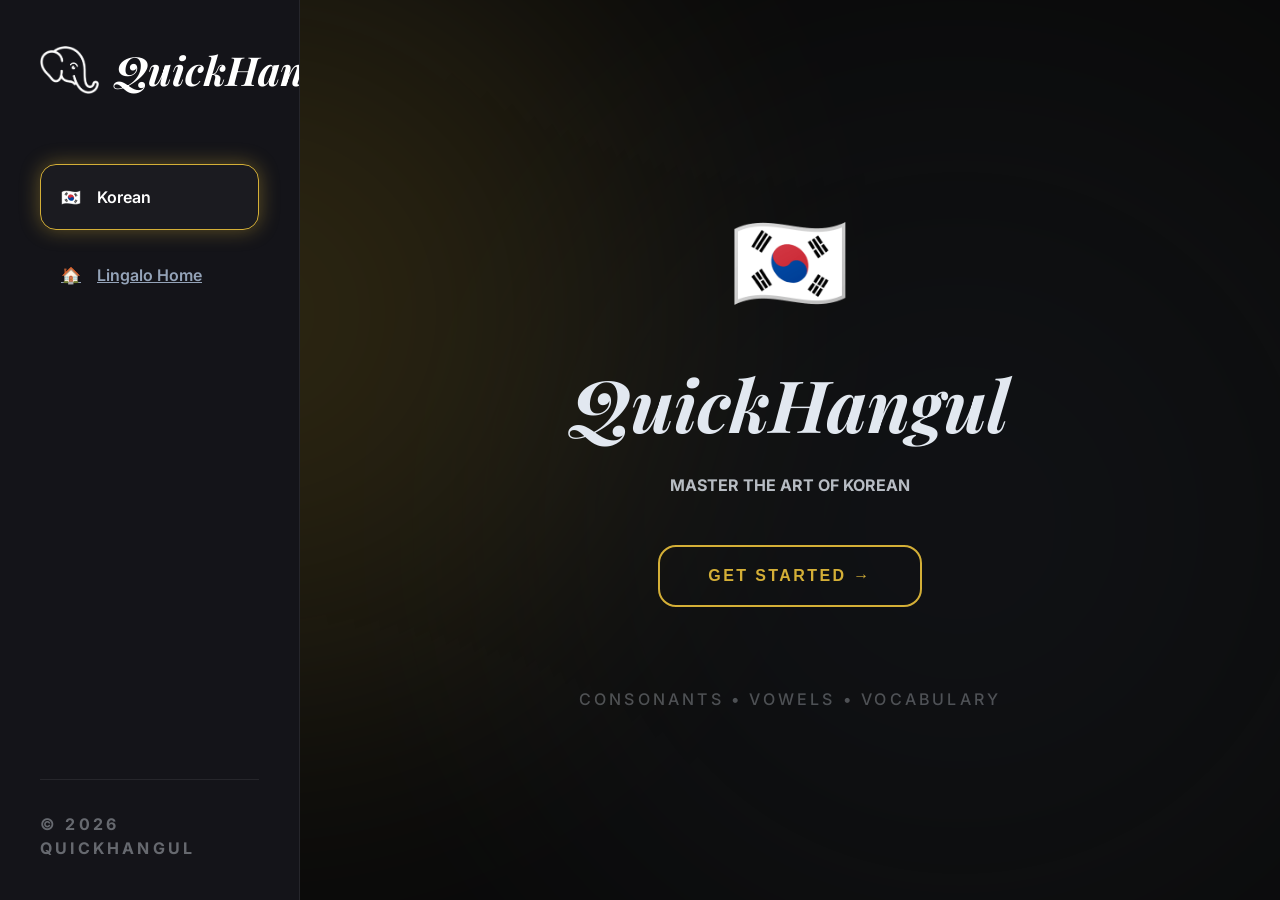
<file: quickhangul.html>
<!DOCTYPE html>
<html lang="en">
<head>
    <meta charset="UTF-8">
    <meta name="viewport" content="width=device-width, initial-scale=1.0, maximum-scale=1.0, user-scalable=no, viewport-fit=cover">
    <title>QuickHangul - Professional Korean Learning</title>
    <link rel="preconnect" href="https://fonts.googleapis.com">
    <link rel="preconnect" href="https://fonts.gstatic.com" crossorigin>
    <link href="https://fonts.googleapis.com/css2?family=Inter:wght@300;400;500;600;700&family=Noto+Sans+KR:wght@400;700&family=Playfair+Display:ital,wght@0,400;0,700;1,400&display=swap" rel="stylesheet">
    <link rel="stylesheet" href="styles.css">
    <style>
        :root {
            --accent: #d4af37;
            --accent-glow: rgba(212, 175, 55, 0.4);
        }
    </style>
</head>
<body>
    <div class="ambient-light">
        <div class="orb orb-1"></div>
        <div class="orb orb-2"></div>
    </div>

    <!-- MOBILE HEADER -->
    <header class="mobile-header">
        <div class="flex items-center gap-3">
            <img src="logo.png" alt="Logo" style="height: 32px; width: auto;">
            <h1 class="logo-text" style="font-size: 1.25rem;">Lingalo</h1>
        </div>
        <button type="button" id="menu-toggle" class="btn-outline" style="padding: 0.5rem 0.75rem;">
            <svg width="20" height="20" viewBox="0 0 24 24" fill="none" stroke="currentColor" stroke-width="2"><line x1="3" y1="12" x2="21" y2="12"/><line x1="3" y1="6" x2="21" y2="6"/><line x1="3" y1="18" x2="21" y2="18"/></svg>
        </button>
    </header>

    <div id="menu-overlay" class="mobile-menu-overlay"></div>
    <div id="mobile-drawer" class="mobile-drawer">
        <div class="flex justify-between items-center mb-8">
            <div class="flex items-center gap-3">
                <img src="logo.png" alt="Logo" style="height: 32px; width: auto;">
                <h1 class="logo-text" style="font-size: 1.5rem;">Lingalo</h1>
            </div>
            <button type="button" id="menu-close" class="text-white opacity-50">&times;</button>
        </div>

        <nav class="nav-links">
            <div class="nav-item" onclick="location.href='index.html'; toggleMenu(false)">
                <span>🏠</span> Dashboard Home
            </div>
            <div class="nav-item" onclick="location.href='quickkana.html'; toggleMenu(false)">
                <span>🇯🇵</span> Japanese
            </div>
            <div class="nav-item active">
                <span>🇰🇷</span> Korean
            </div>
            <div class="nav-item" onclick="location.href='quickfrench.html'; toggleMenu(false)">
                <span>🇫🇷</span> French
            </div>
            <div class="nav-item" onclick="location.href='quickspanish.html'; toggleMenu(false)">
                <span>🇪🇸</span> Spanish
            </div>
        </nav>
    </div>

    <div class="app-container">
        <!-- SIDEBAR -->
        <aside class="sidebar">
            <div class="logo-container flex items-center gap-4">
                <img src="logo.png" alt="Logo" style="height: 48px; width: auto;">
                <h1 class="logo-text">QuickHangul</h1>
            </div>
            <nav class="nav-links">
                <div class="nav-item active">
                    <span>🇰🇷</span> Korean
                </div>
                <a href="index.html" class="nav-item">
                    <span>🏠</span> Lingalo Home
                </a>
            </nav>
            <div style="margin-top: auto; padding-top: 2rem; border-top: 1px solid var(--border);">
                <p class="text-[10px] text-gray-500 uppercase tracking-widest font-bold opacity-40">© <span id="year"></span> QuickHangul</p>
            </div>
        </aside>

        <!-- MAIN CONTENT -->
        <main class="main-content">
            <div id="progress-container" class="hidden progress-container">
                <div id="progress-bar" class="progress-bar"></div>
            </div>

            <!-- INTRO SCREEN -->
            <section id="intro-screen" class="content-body fade-in">
                <div class="text-center space-y-12">
                    <div class="space-y-4">
                        <div class="text-8xl mb-4">🇰🇷</div>
                        <h1 class="text-7xl font-bold serif-font italic">QuickHangul</h1>
                        <p class="text-[12px] tracking-[0.4em] text-[var(--accent)] uppercase font-bold opacity-80">Master the Art of Korean</p>
                    </div>
                    <button type="button" onclick="nextStep(0)" class="btn-primary">GET STARTED →</button>
                    <div class="pt-8 opacity-30 text-[10px] uppercase tracking-widest font-medium">
                        Consonants • Vowels • Vocabulary
                    </div>
                </div>
            </section>

            <!-- FLOW SCREEN -->
            <section id="flow-screen" class="hidden content-body">
                <!-- STEP 1: PATH SELECTOR -->
                <div id="flow-step-1" class="step-container space-y-10">
                    <div class="text-center space-y-2">
                        <p class="text-[10px] tracking-[0.3em] text-[var(--accent)] uppercase font-bold">Step 1: Choose Path</p>
                        <h2 class="text-5xl font-bold serif-font italic">What are we learning today?</h2>
                    </div>
                    <div class="grid grid-cols-1 md:grid-cols-2 gap-8 max-w-3xl mx-auto">
                        <div class="hero-card flex flex-col items-center gap-10 h-auto" onclick="selectFlow('chars')">
                            <div class="flex items-center justify-center h-32">
                                <div class="text-7xl opacity-40 lang-font">ㄱㄴ</div>
                            </div>
                            <h3 class="text-2xl font-bold">Characters</h3>
                            <p class="text-sm text-gray-500 uppercase tracking-widest font-medium">THE FUNDAMENTALS</p>
                        </div>
                        <div class="hero-card flex flex-col items-center gap-10 h-auto" onclick="selectFlow('vocab')">
                            <div class="flex items-center justify-center h-32">
                                <div class="text-7xl opacity-40 lang-font">사과</div>
                            </div>
                            <h3 class="text-2xl font-bold">Vocabulary</h3>
                            <p class="text-sm text-gray-500 uppercase tracking-widest font-medium">APPLIED LANGUAGE</p>
                        </div>
                    </div>
                </div>

                <!-- STEP 2: CATEGORY & MODE SELECTOR -->
                <div id="flow-step-2" class="hidden step-container space-y-12">
                    <div class="text-center space-y-2">
                        <p class="text-[10px] tracking-[0.3em] text-[var(--accent)] uppercase font-bold">Step 2: Customize</p>
                        <h2 class="text-4xl font-bold serif-font italic">Configure your session</h2>
                    </div>

                    <div class="grid grid-cols-1 md:grid-cols-2 gap-12">
                        <div class="space-y-6">
                            <p class="text-[10px] text-gray-500 uppercase tracking-widest font-bold opacity-60 text-left">1. Select Categories</p>
                            <div id="category-grid" class="grid grid-cols-2 gap-3">
                                <button type="button" class="btn-outline" onclick="toggleCategory('consonants', this)">Consonants</button>
                                <button type="button" class="btn-outline" onclick="toggleCategory('vowels', this)">Vowels</button>
                                <button type="button" class="btn-outline" onclick="toggleCategory('doubleConsonants', this)">Double</button>
                                <button type="button" class="btn-outline" onclick="toggleCategory('diphthongs', this)">Diphthongs</button>
                                <button type="button" class="btn-outline" onclick="toggleCategory('vocabulary', this)">General</button>
                                <button type="button" class="btn-outline" onclick="toggleCategory('travel', this)">Travel</button>
                            </div>
                        </div>
                        <div class="space-y-6">
                            <p class="text-[10px] text-gray-500 uppercase tracking-widest font-bold opacity-60 text-left">2. Choose Mode</p>
                            <div class="grid gap-3">
                                <div class="mode-card" data-mode="quiz" onclick="setMode('quiz', this)">
                                    <div class="mode-card-icon">🎯</div>
                                    <div class="mode-card-content">
                                        <span class="mode-card-title">QUIZ</span>
                                        <span class="mode-card-desc">Multiple choice</span>
                                    </div>
                                </div>
                                <div class="mode-card" data-mode="flashcards" onclick="setMode('flashcards', this)">
                                    <div class="mode-card-icon">🃏</div>
                                    <div class="mode-card-content">
                                        <span class="mode-card-title">CARDS</span>
                                        <span class="mode-card-desc">Study deck</span>
                                    </div>
                                </div>
                                <div class="mode-card" data-mode="typing" onclick="setMode('typing', this)">
                                    <div class="mode-card-icon">⌨️</div>
                                    <div class="mode-card-content">
                                        <span class="mode-card-title">TYPE</span>
                                        <span class="mode-card-desc">Keyboard input</span>
                                    </div>
                                </div>
                                <div class="mode-card" data-mode="speedMatch" onclick="setMode('speedMatch', this)">
                                    <div class="mode-card-icon">⚡</div>
                                    <div class="mode-card-content">
                                        <span class="mode-card-title">SPEED</span>
                                        <span class="mode-card-desc">Rapid-fire</span>
                                    </div>
                                </div>
                            </div>
                        </div>
                    </div>

                    <div class="flex justify-center pt-8">
                        <button type="button" onclick="startSession()" class="btn-primary px-12">Start Session</button>
                    </div>
                </div>
            </section>

            <!-- STUDY SCREEN -->
            <section id="study-screen" class="hidden w-full flex-grow flex flex-col">
                <header class="screen-header">
                    <button type="button" onclick="location.reload()" class="btn-outline !text-red-500 !border-red-500/20 hover:!bg-red-500/10">🚪 Quit</button>
                    <div class="flex gap-4">
                        <div id="timer-display" class="hidden pill-stat !text-yellow-500 border-yellow-500/20">⚡ <span id="timer-val">60s</span></div>
                        <div class="pill-stat">SCORE: <span id="score-counter">0</span></div>
                        <div class="pill-stat">STREAK: <span id="streak-counter" class="text-[var(--accent)]">0</span></div>
                    </div>
                </header>
                <div class="content-body">
                    <div class="quiz-container">
                        <div id="question-display" class="question-display"></div>
                        <div id="options-grid" class="options-grid"></div>
                        <div id="typing-controls" class="hidden space-y-8">
                            <div id="typing-display" class="text-4xl font-bold tracking-widest bg-white/5 p-8 rounded-2xl border border-white/10 min-w-[300px]"></div>
                            <div id="virtual-keyboard" class="virtual-keyboard"></div>
                        </div>
                        <div id="fc-controls" class="hidden flex justify-center gap-8">
                            <button type="button" class="btn-outline !rounded-full w-20 h-20 text-2xl" onclick="moveFlashcard(-1)">←</button>
                            <button type="button" class="btn-primary !rounded-full w-24 h-24 text-4xl" id="flip-fc" onclick="ui.question.textContent = (ui.question.textContent === State.currentQ.char) ? State.currentQ.def : State.currentQ.char">↻</button>
                            <button type="button" class="btn-outline !rounded-full w-20 h-20 text-2xl" onclick="moveFlashcard(1)">→</button>
                        </div>
                    </div>
                </div>
            </section>

            <!-- RESULTS SCREEN -->
            <section id="results-screen" class="hidden content-body fade-in">
                <div class="text-center space-y-12 w-full max-w-4xl">
                    <div class="space-y-4">
                        <div class="text-8xl mb-4">🏆</div>
                        <h2 class="text-5xl font-bold serif-font italic">Session Complete</h2>
                    </div>
                    <div class="grid grid-cols-1 md:grid-cols-3 gap-4 md:gap-8">
                        <div class="glass-panel text-center p-6 md:p-8">
                            <p class="text-[10px] text-gray-500 uppercase font-bold mb-2">Final Score</p>
                            <p id="final-score" class="text-4xl md:text-5xl font-bold">0</p>
                        </div>
                        <div class="glass-panel text-center p-6 md:p-8">
                            <p class="text-[10px] text-gray-500 uppercase font-bold mb-2">Accuracy</p>
                            <p id="final-acc" class="text-4xl md:text-5xl font-bold">0%</p>
                        </div>
                        <div class="glass-panel text-center p-6 md:p-8">
                            <p class="text-[10px] text-gray-500 uppercase font-bold mb-2">Best Streak</p>
                            <p id="final-streak" class="text-4xl md:text-5xl font-bold text-[var(--accent)]">0</p>
                        </div>
                    </div>
                    <div class="flex justify-center pt-8">
                        <button type="button" onclick="location.reload()" class="btn-primary px-10">Return Home</button>
                    </div>
                </div>
            </section>
        </main>
    </div>

    <script src="quickhangul.js"></script>
</body>
</html>
</file>
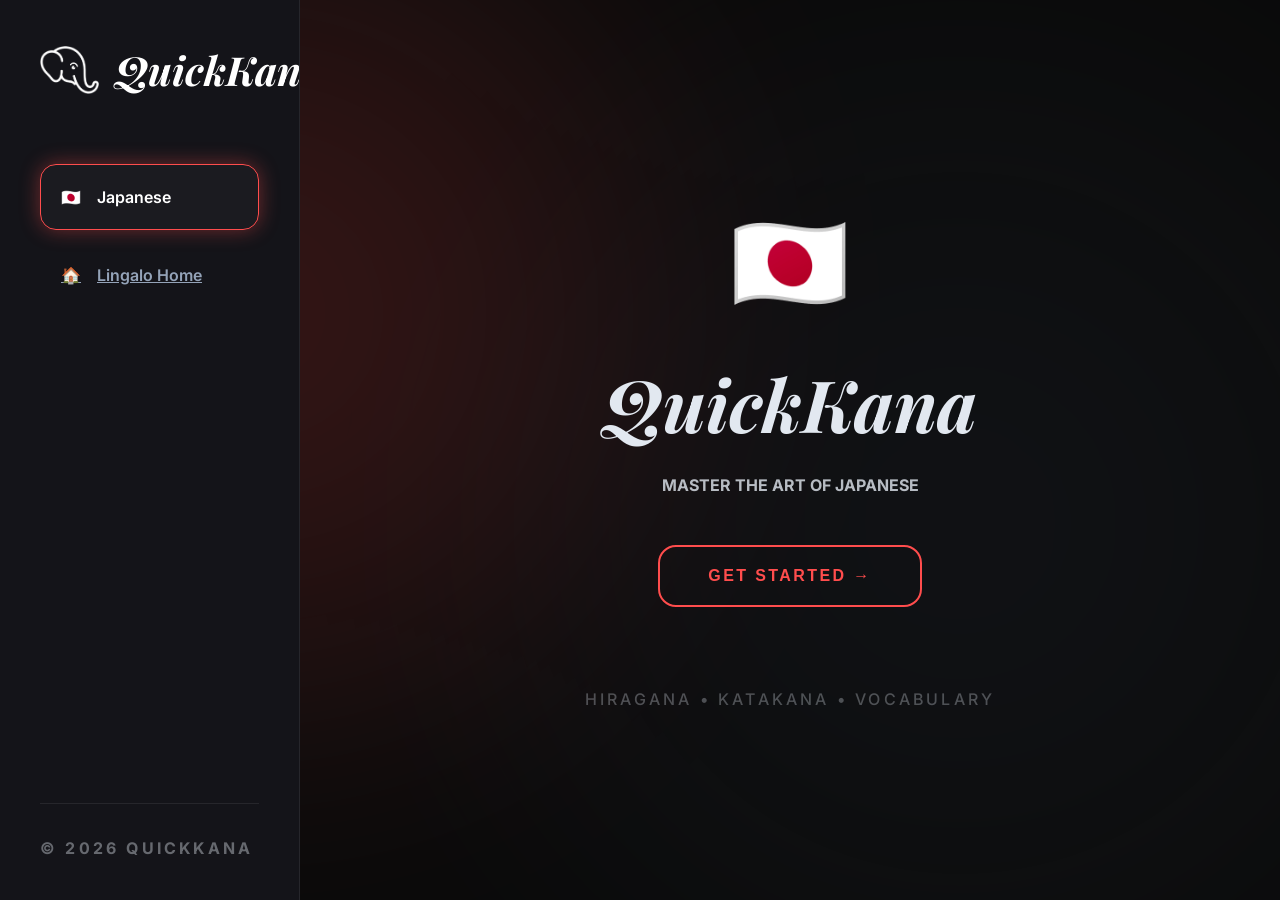
<file: quickkana.html>
<!DOCTYPE html>
<html lang="en">
<head>
    <meta charset="UTF-8">
    <meta name="viewport" content="width=device-width, initial-scale=1.0, maximum-scale=1.0, user-scalable=no, viewport-fit=cover">
    <title>QuickKana - Professional Japanese Learning</title>
    <link rel="preconnect" href="https://fonts.googleapis.com">
    <link rel="preconnect" href="https://fonts.gstatic.com" crossorigin>
    <link href="https://fonts.googleapis.com/css2?family=Inter:wght@300;400;500;600;700&family=Noto+Sans+JP:wght@400;700&family=Playfair+Display:ital,wght@0,400;0,700;1,400&display=swap" rel="stylesheet">
    <link rel="stylesheet" href="styles.css">
    <style>
        :root {
            --accent: #ff4d4d;
            --accent-glow: rgba(255, 77, 77, 0.4);
        }
    </style>
</head>
<body>
    <div class="ambient-light">
        <div class="orb orb-1"></div>
        <div class="orb orb-2"></div>
    </div>

    <!-- MOBILE HEADER -->
    <header class="mobile-header">
        <div class="flex items-center gap-3">
            <img src="logo.png" alt="Logo" style="height: 32px; width: auto;">
            <h1 class="logo-text" style="font-size: 1.25rem;">Lingalo</h1>
        </div>
        <button type="button" id="menu-toggle" class="btn-outline" style="padding: 0.5rem 0.75rem;">
            <svg width="20" height="20" viewBox="0 0 24 24" fill="none" stroke="currentColor" stroke-width="2"><line x1="3" y1="12" x2="21" y2="12"/><line x1="3" y1="6" x2="21" y2="6"/><line x1="3" y1="18" x2="21" y2="18"/></svg>
        </button>
    </header>

    <div id="menu-overlay" class="mobile-menu-overlay"></div>
    <div id="mobile-drawer" class="mobile-drawer">
        <div class="flex justify-between items-center mb-8">
            <div class="flex items-center gap-3">
                <img src="logo.png" alt="Logo" style="height: 32px; width: auto;">
                <h1 class="logo-text" style="font-size: 1.5rem;">Lingalo</h1>
            </div>
            <button type="button" id="menu-close" class="text-white opacity-50">&times;</button>
        </div>

        <nav class="nav-links">
            <div class="nav-item" onclick="location.href='index.html'; toggleMenu(false)">
                <span>🏠</span> Dashboard Home
            </div>
            <div class="nav-item active">
                <span>🇯🇵</span> Japanese
            </div>
            <div class="nav-item" onclick="location.href='quickhangul.html'; toggleMenu(false)">
                <span>🇰🇷</span> Korean
            </div>
            <div class="nav-item" onclick="location.href='quickfrench.html'; toggleMenu(false)">
                <span>🇫🇷</span> French
            </div>
            <div class="nav-item" onclick="location.href='quickspanish.html'; toggleMenu(false)">
                <span>🇪🇸</span> Spanish
            </div>
        </nav>
    </div>

    <div class="app-container">
        <!-- SIDEBAR -->
        <aside class="sidebar">
            <div class="logo-container flex items-center gap-4">
                <img src="logo.png" alt="Logo" style="height: 48px; width: auto;">
                <h1 class="logo-text">QuickKana</h1>
            </div>
            <nav class="nav-links">
                <div class="nav-item active">
                    <span>🇯🇵</span> Japanese
                </div>
                <a href="index.html" class="nav-item">
                    <span>🏠</span> Lingalo Home
                </a>
            </nav>
            <div style="margin-top: auto; padding-top: 2rem; border-top: 1px solid var(--border);">
                <p class="text-[10px] text-gray-500 uppercase tracking-widest font-bold opacity-40">© <span id="year"></span> QuickKana</p>
            </div>
        </aside>

        <!-- MAIN CONTENT -->
        <main class="main-content">
            <div id="progress-container" class="hidden progress-container">
                <div id="progress-bar" class="progress-bar"></div>
            </div>

            <!-- INTRO SCREEN -->
            <section id="intro-screen" class="content-body fade-in">
                <div class="text-center space-y-12">
                    <div class="space-y-4">
                        <div class="text-8xl mb-4">🇯🇵</div>
                        <h1 class="text-7xl font-bold serif-font italic">QuickKana</h1>
                        <p class="text-[12px] tracking-[0.4em] text-[var(--accent)] uppercase font-bold opacity-80">Master the Art of Japanese</p>
                    </div>
                    <button type="button" onclick="nextStep(0)" class="btn-primary">GET STARTED →</button>
                    <div class="pt-8 opacity-30 text-[10px] uppercase tracking-widest font-medium">
                        Hiragana • Katakana • Vocabulary
                    </div>
                </div>
            </section>

            <!-- FLOW SCREEN -->
            <section id="flow-screen" class="hidden content-body">
                <!-- STEP 1: PATH SELECTOR -->
                <div id="flow-step-1" class="step-container space-y-10">
                    <div class="text-center space-y-2">
                        <p class="text-[10px] tracking-[0.3em] text-[var(--accent)] uppercase font-bold">Step 1: Choose Path</p>
                        <h2 class="text-5xl font-bold serif-font italic">What are we learning today?</h2>
                    </div>
                    <div class="grid grid-cols-1 md:grid-cols-2 gap-8 max-w-3xl mx-auto">
                        <div class="hero-card flex flex-col items-center gap-10 h-auto" onclick="selectFlow('chars')">
                            <div class="flex items-center justify-center h-32">
                                <div class="text-7xl opacity-40 lang-font">あア</div>
                            </div>
                            <h3 class="text-2xl font-bold">Characters</h3>
                            <p class="text-sm text-gray-500 uppercase tracking-widest font-medium">THE FUNDAMENTALS</p>
                        </div>
                        <div class="hero-card flex flex-col items-center gap-10 h-auto" onclick="selectFlow('vocab')">
                            <div class="flex items-center justify-center h-32">
                                <div class="text-7xl opacity-40 lang-font">りんご</div>
                            </div>
                            <h3 class="text-2xl font-bold">Vocabulary</h3>
                            <p class="text-sm text-gray-500 uppercase tracking-widest font-medium">APPLIED LANGUAGE</p>
                        </div>
                    </div>
                </div>

                <!-- STEP 2: CATEGORY & MODE SELECTOR -->
                <div id="flow-step-2" class="hidden step-container space-y-12">
                    <div class="text-center space-y-2">
                        <p class="text-[10px] tracking-[0.3em] text-[var(--accent)] uppercase font-bold">Step 2: Customize</p>
                        <h2 class="text-4xl font-bold serif-font italic">Configure your session</h2>
                    </div>

                    <div class="grid grid-cols-1 md-grid-cols-2 gap-12">
                        <div class="space-y-6">
                            <p class="text-[10px] text-gray-500 uppercase tracking-widest font-bold opacity-60 text-left">1. Select Categories</p>
                            <div id="category-grid" class="grid grid-cols-2 gap-3">
                                <button type="button" class="btn-outline" onclick="toggleCategory('hiragana', this)">Hiragana</button>
                                <button type="button" class="btn-outline" onclick="toggleCategory('katakana', this)">Katakana</button>
                                <button type="button" class="btn-outline" onclick="toggleCategory('dakuten', this)">Dakuten</button>
                                <button type="button" class="btn-outline" onclick="toggleCategory('combos', this)">Combos</button>
                                <button type="button" class="btn-outline" onclick="toggleCategory('vocabulary', this)">General</button>
                                <button type="button" class="btn-outline" onclick="toggleCategory('travel', this)">Travel</button>
                            </div>
                        </div>
                        <div class="space-y-6">
                            <p class="text-[10px] text-gray-500 uppercase tracking-widest font-bold opacity-60 text-left">2. Choose Mode</p>
                            <div class="grid gap-3">
                                <div class="mode-card" data-mode="quiz" onclick="setMode('quiz', this)">
                                    <div class="mode-card-icon">🎯</div>
                                    <div class="mode-card-content">
                                        <span class="mode-card-title">QUIZ</span>
                                        <span class="mode-card-desc">Multiple choice</span>
                                    </div>
                                </div>
                                <div class="mode-card" data-mode="flashcards" onclick="setMode('flashcards', this)">
                                    <div class="mode-card-icon">🃏</div>
                                    <div class="mode-card-content">
                                        <span class="mode-card-title">CARDS</span>
                                        <span class="mode-card-desc">Study deck</span>
                                    </div>
                                </div>
                                <div class="mode-card" data-mode="typing" onclick="setMode('typing', this)">
                                    <div class="mode-card-icon">⌨️</div>
                                    <div class="mode-card-content">
                                        <span class="mode-card-title">TYPE</span>
                                        <span class="mode-card-desc">Keyboard input</span>
                                    </div>
                                </div>
                                <div class="mode-card" data-mode="speedMatch" onclick="setMode('speedMatch', this)">
                                    <div class="mode-card-icon">⚡</div>
                                    <div class="mode-card-content">
                                        <span class="mode-card-title">SPEED</span>
                                        <span class="mode-card-desc">Rapid-fire</span>
                                    </div>
                                </div>
                            </div>
                        </div>
                    </div>

                    <div class="flex justify-center pt-8">
                        <button type="button" onclick="startSession()" class="btn-primary px-12">Start Session</button>
                    </div>
                </div>
            </section>

            <!-- STUDY SCREEN -->
            <section id="study-screen" class="hidden w-full flex-grow flex flex-col">
                <header class="screen-header">
                    <button type="button" onclick="location.reload()" class="btn-outline !text-red-500 !border-red-500/20 hover:!bg-red-500/10">🚪 Quit</button>
                    <div class="flex gap-4">
                        <div id="timer-display" class="hidden pill-stat !text-yellow-500 border-yellow-500/20">⚡ <span id="timer-val">60s</span></div>
                        <div class="pill-stat">SCORE: <span id="score-counter">0</span></div>
                        <div class="pill-stat">STREAK: <span id="streak-counter" class="text-[var(--accent)]">0</span></div>
                    </div>
                </header>
                <div class="content-body">
                    <div class="quiz-container">
                        <div id="question-display" class="question-display"></div>
                        <div id="options-grid" class="options-grid"></div>
                        <div id="typing-controls" class="hidden space-y-8">
                            <div id="typing-display" class="text-4xl font-bold tracking-widest bg-white/5 p-8 rounded-2xl border border-white/10 min-w-[300px]"></div>
                            <div id="virtual-keyboard" class="virtual-keyboard"></div>
                        </div>
                        <div id="fc-controls" class="hidden flex justify-center gap-8">
                            <button type="button" class="btn-outline !rounded-full w-20 h-20 text-2xl" onclick="moveFlashcard(-1)">←</button>
                            <button type="button" class="btn-primary !rounded-full w-24 h-24 text-4xl" id="flip-fc" onclick="ui.question.textContent = (ui.question.textContent === State.currentQ.char) ? State.currentQ.def : State.currentQ.char">↻</button>
                            <button type="button" class="btn-outline !rounded-full w-20 h-20 text-2xl" onclick="moveFlashcard(1)">→</button>
                        </div>
                    </div>
                </div>
            </section>

            <!-- RESULTS SCREEN -->
            <section id="results-screen" class="hidden content-body fade-in">
                <div class="text-center space-y-12 w-full max-w-4xl">
                    <div class="space-y-4">
                        <div class="text-8xl mb-4">🏆</div>
                        <h2 class="text-5xl font-bold serif-font italic">Session Complete</h2>
                    </div>
                    <div class="grid grid-cols-1 md:grid-cols-3 gap-4 md:gap-8">
                        <div class="glass-panel text-center p-6 md:p-8">
                            <p class="text-[10px] text-gray-500 uppercase font-bold mb-2">Final Score</p>
                            <p id="final-score" class="text-4xl md:text-5xl font-bold">0</p>
                        </div>
                        <div class="glass-panel text-center p-6 md:p-8">
                            <p class="text-[10px] text-gray-500 uppercase font-bold mb-2">Accuracy</p>
                            <p id="final-acc" class="text-4xl md:text-5xl font-bold">0%</p>
                        </div>
                        <div class="glass-panel text-center p-6 md:p-8">
                            <p class="text-[10px] text-gray-500 uppercase font-bold mb-2">Best Streak</p>
                            <p id="final-streak" class="text-4xl md:text-5xl font-bold text-[var(--accent)]">0</p>
                        </div>
                    </div>
                    <div class="flex justify-center pt-8">
                        <button type="button" onclick="location.reload()" class="btn-primary px-10">Return Home</button>
                    </div>
                </div>
            </section>
        </main>
    </div>

    <script src="quickkana.js"></script>
</body>
</html>
</file>
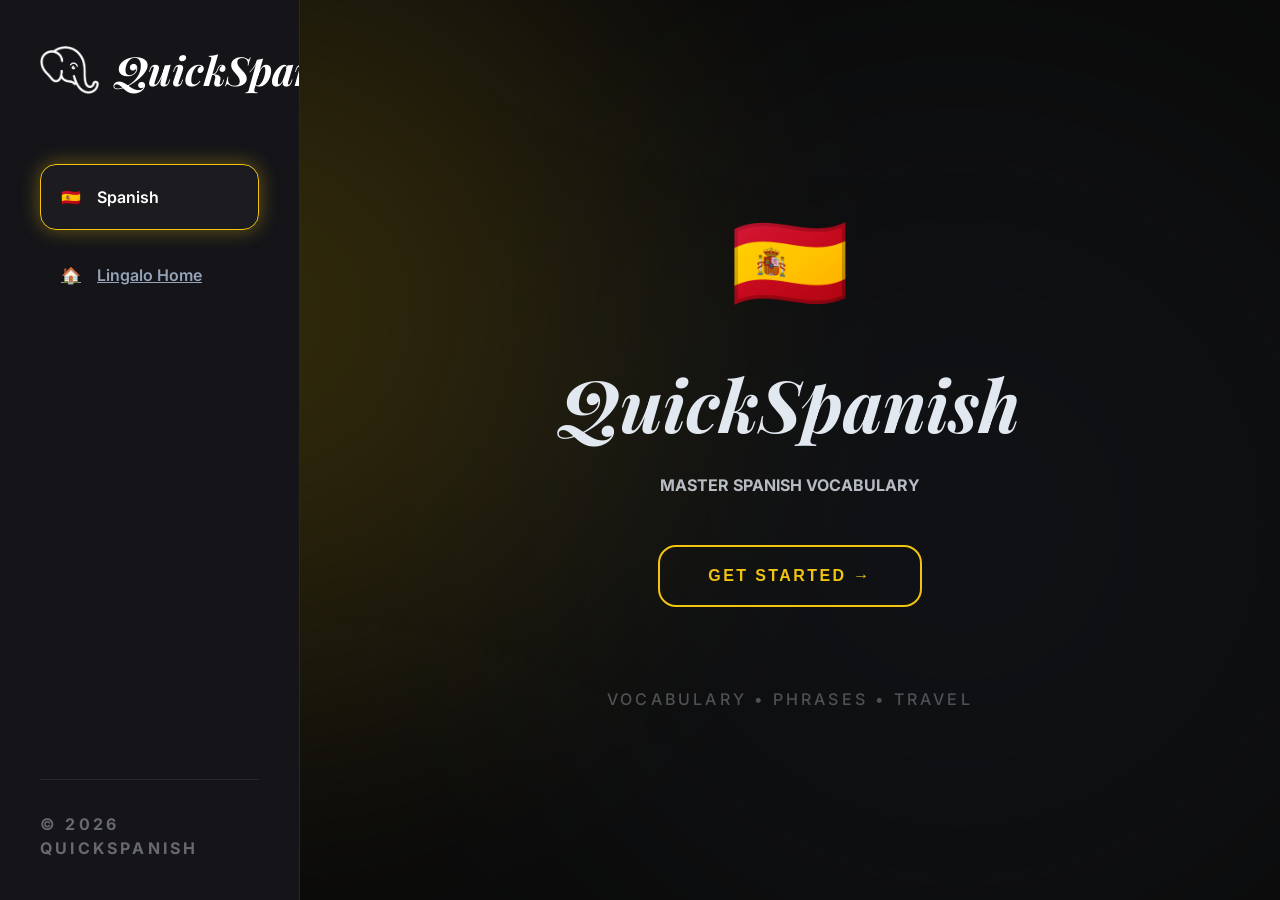
<file: quickspanish.html>
<!DOCTYPE html>
<html lang="en">
<head>
    <meta charset="UTF-8">
    <meta name="viewport" content="width=device-width, initial-scale=1.0, maximum-scale=1.0, user-scalable=no, viewport-fit=cover">
    <title>QuickSpanish - Professional Spanish Learning</title>
    <link rel="preconnect" href="https://fonts.googleapis.com">
    <link rel="preconnect" href="https://fonts.gstatic.com" crossorigin>
    <link href="https://fonts.googleapis.com/css2?family=Inter:wght@300;400;500;600;700&family=Playfair+Display:ital,wght@0,400;0,700;1,400&display=swap" rel="stylesheet">
    <link rel="stylesheet" href="styles.css">
    <style>
        :root {
            --accent: #f1c40f;
            --accent-glow: rgba(241, 196, 15, 0.4);
        }
    </style>
</head>
<body>
    <div class="ambient-light">
        <div class="orb orb-1"></div>
        <div class="orb orb-2"></div>
    </div>

    <!-- MOBILE HEADER -->
    <header class="mobile-header">
        <div class="flex items-center gap-3">
            <img src="logo.png" alt="Logo" style="height: 32px; width: auto;">
            <h1 class="logo-text" style="font-size: 1.25rem;">Lingalo</h1>
        </div>
        <button type="button" id="menu-toggle" class="btn-outline" style="padding: 0.5rem 0.75rem;">
            <svg width="20" height="20" viewBox="0 0 24 24" fill="none" stroke="currentColor" stroke-width="2"><line x1="3" y1="12" x2="21" y2="12"/><line x1="3" y1="6" x2="21" y2="6"/><line x1="3" y1="18" x2="21" y2="18"/></svg>
        </button>
    </header>

    <div id="menu-overlay" class="mobile-menu-overlay"></div>
    <div id="mobile-drawer" class="mobile-drawer">
        <div class="flex justify-between items-center mb-8">
            <div class="flex items-center gap-3">
                <img src="logo.png" alt="Logo" style="height: 32px; width: auto;">
                <h1 class="logo-text" style="font-size: 1.5rem;">Lingalo</h1>
            </div>
            <button type="button" id="menu-close" class="text-white opacity-50">&times;</button>
        </div>

        <nav class="nav-links">
            <div class="nav-item" onclick="location.href='index.html'; toggleMenu(false)">
                <span>🏠</span> Dashboard Home
            </div>
            <div class="nav-item" onclick="location.href='quickkana.html'; toggleMenu(false)">
                <span>🇯🇵</span> Japanese
            </div>
            <div class="nav-item" onclick="location.href='quickhangul.html'; toggleMenu(false)">
                <span>🇰🇷</span> Korean
            </div>
            <div class="nav-item" onclick="location.href='quickfrench.html'; toggleMenu(false)">
                <span>🇫🇷</span> French
            </div>
            <div class="nav-item active">
                <span>🇪🇸</span> Spanish
            </div>
        </nav>
    </div>

    <div class="app-container">
        <!-- SIDEBAR -->
        <aside class="sidebar">
            <div class="logo-container flex items-center gap-4">
                <img src="logo.png" alt="Logo" style="height: 48px; width: auto;">
                <h1 class="logo-text">QuickSpanish</h1>
            </div>
            <nav class="nav-links">
                <div class="nav-item active">
                    <span>🇪🇸</span> Spanish
                </div>
                <a href="index.html" class="nav-item">
                    <span>🏠</span> Lingalo Home
                </a>
            </nav>
            <div style="margin-top: auto; padding-top: 2rem; border-top: 1px solid var(--border);">
                <p class="text-[10px] text-gray-500 uppercase tracking-widest font-bold opacity-40">© <span id="year"></span> QuickSpanish</p>
            </div>
        </aside>

        <!-- MAIN CONTENT -->
        <main class="main-content">
            <div id="progress-container" class="hidden progress-container">
                <div id="progress-bar" class="progress-bar"></div>
            </div>

            <!-- INTRO SCREEN -->
            <section id="intro-screen" class="content-body fade-in">
                <div class="text-center space-y-12">
                    <div class="space-y-4">
                        <div class="text-8xl mb-4">🇪🇸</div>
                        <h1 class="text-7xl font-bold serif-font italic">QuickSpanish</h1>
                        <p class="text-[12px] tracking-[0.4em] text-[var(--accent)] uppercase font-bold opacity-80">Master Spanish Vocabulary</p>
                    </div>
                    <button type="button" onclick="nextStep(1)" class="btn-primary">GET STARTED →</button>
                    <div class="pt-8 opacity-30 text-[10px] uppercase tracking-widest font-medium">
                        Vocabulary • Phrases • Travel
                    </div>
                </div>
            </section>

            <!-- FLOW SCREEN -->
            <section id="flow-screen" class="hidden content-body">
                <!-- STEP 1: PATH SELECTOR -->
                <div id="flow-step-1" class="step-container space-y-10">
                    <div class="text-center space-y-2">
                        <p class="text-[10px] tracking-[0.3em] text-[var(--accent)] uppercase font-bold">Step 1: Focus</p>
                        <h2 class="text-5xl font-bold serif-font italic">What are we learning today?</h2>
                    </div>
                    <div class="grid grid-cols-1 gap-8 max-w-xl mx-auto">
                        <div class="hero-card flex flex-col items-center gap-10 h-auto" onclick="selectFlow('vocab')">
                            <div class="flex items-center justify-center h-32">
                                <div class="text-7xl opacity-40 lang-font">Manzana</div>
                            </div>
                            <h3 class="text-2xl font-bold">Vocabulary</h3>
                            <p class="text-sm text-gray-500 uppercase tracking-widest font-medium">APPLIED LANGUAGE</p>
                        </div>
                    </div>
                </div>

                <!-- STEP 2: CATEGORY & MODE SELECTOR -->
                <div id="flow-step-2" class="hidden step-container space-y-12">
                    <div class="text-center space-y-2">
                        <p class="text-[10px] tracking-[0.3em] text-[var(--accent)] uppercase font-bold">Step 2: Customize</p>
                        <h2 class="text-4xl font-bold serif-font italic">Configure your session</h2>
                    </div>

                    <div class="grid grid-cols-1 md:grid-cols-2 gap-12">
                        <div class="space-y-6">
                            <p class="text-[10px] text-gray-500 uppercase tracking-widest font-bold opacity-60 text-left">1. Select Categories</p>
                            <div id="category-grid" class="grid grid-cols-2 gap-3">
                                <button type="button" class="btn-outline" onclick="toggleCategory('vocabulary', this)">General</button>
                                <button type="button" class="btn-outline" onclick="toggleCategory('travel', this)">Travel</button>
                                <button type="button" class="btn-outline" onclick="toggleCategory('school', this)">School</button>
                            </div>
                        </div>
                        <div class="space-y-6">
                            <p class="text-[10px] text-gray-500 uppercase tracking-widest font-bold opacity-60 text-left">2. Choose Mode</p>
                            <div class="grid gap-3">
                                <div class="mode-card" data-mode="quiz" onclick="setMode('quiz', this)">
                                    <div class="mode-card-icon">🎯</div>
                                    <div class="mode-card-content">
                                        <span class="mode-card-title">QUIZ</span>
                                        <span class="mode-card-desc">Multiple choice</span>
                                    </div>
                                </div>
                                <div class="mode-card" data-mode="flashcards" onclick="setMode('flashcards', this)">
                                    <div class="mode-card-icon">🃏</div>
                                    <div class="mode-card-content">
                                        <span class="mode-card-title">CARDS</span>
                                        <span class="mode-card-desc">Study deck</span>
                                    </div>
                                </div>
                                <div class="mode-card" data-mode="typing" onclick="setMode('typing', this)">
                                    <div class="mode-card-icon">⌨️</div>
                                    <div class="mode-card-content">
                                        <span class="mode-card-title">TYPE</span>
                                        <span class="mode-card-desc">Keyboard input</span>
                                    </div>
                                </div>
                                <div class="mode-card" data-mode="speedMatch" onclick="setMode('speedMatch', this)">
                                    <div class="mode-card-icon">⚡</div>
                                    <div class="mode-card-content">
                                        <span class="mode-card-title">SPEED</span>
                                        <span class="mode-card-desc">Rapid-fire</span>
                                    </div>
                                </div>
                            </div>
                        </div>
                    </div>

                    <div class="flex justify-center pt-8">
                        <button type="button" onclick="startSession()" class="btn-primary px-12">Start Session</button>
                    </div>
                </div>
            </section>

            <!-- STUDY SCREEN -->
            <section id="study-screen" class="hidden w-full flex-grow flex flex-col">
                <header class="screen-header">
                    <button type="button" onclick="location.reload()" class="btn-outline !text-red-500 !border-red-500/20 hover:!bg-red-500/10">🚪 Quit</button>
                    <div class="flex gap-4">
                        <div id="timer-display" class="hidden pill-stat !text-yellow-500 border-yellow-500/20">⚡ <span id="timer-val">60s</span></div>
                        <div class="pill-stat">SCORE: <span id="score-counter">0</span></div>
                        <div class="pill-stat">STREAK: <span id="streak-counter" class="text-[var(--accent)]">0</span></div>
                    </div>
                </header>
                <div class="content-body">
                    <div class="quiz-container">
                        <div id="question-display" class="question-display"></div>
                        <div id="options-grid" class="options-grid"></div>
                        <div id="typing-controls" class="hidden space-y-8">
                            <div id="typing-display" class="text-4xl font-bold tracking-widest bg-white/5 p-8 rounded-2xl border border-white/10 min-w-[300px]"></div>
                            <div id="virtual-keyboard" class="virtual-keyboard"></div>
                        </div>
                        <div id="fc-controls" class="hidden flex justify-center gap-8">
                            <button type="button" class="btn-outline !rounded-full w-20 h-20 text-2xl" onclick="moveFlashcard(-1)">←</button>
                            <button type="button" class="btn-primary !rounded-full w-24 h-24 text-4xl" id="flip-fc" onclick="ui.question.textContent = (ui.question.textContent === State.currentQ.display) ? State.currentQ.answer : State.currentQ.display">↻</button>
                            <button type="button" class="btn-outline !rounded-full w-20 h-20 text-2xl" onclick="moveFlashcard(1)">→</button>
                        </div>
                    </div>
                </div>
            </section>

            <!-- RESULTS SCREEN -->
            <section id="results-screen" class="hidden content-body fade-in">
                <div class="text-center space-y-12 w-full max-w-4xl">
                    <div class="space-y-4">
                        <div class="text-8xl mb-4">🏆</div>
                        <h2 class="text-5xl font-bold serif-font italic">Session Complete</h2>
                    </div>
                    <div class="grid grid-cols-1 md:grid-cols-3 gap-4 md:gap-8">
                        <div class="glass-panel text-center p-6 md:p-8">
                            <p class="text-[10px] text-gray-500 uppercase font-bold mb-2">Final Score</p>
                            <p id="final-score" class="text-4xl md:text-5xl font-bold">0</p>
                        </div>
                        <div class="glass-panel text-center p-6 md:p-8">
                            <p class="text-[10px] text-gray-500 uppercase font-bold mb-2">Accuracy</p>
                            <p id="final-acc" class="text-4xl md:text-5xl font-bold">0%</p>
                        </div>
                        <div class="glass-panel text-center p-6 md:p-8">
                            <p class="text-[10px] text-gray-500 uppercase font-bold mb-2">Best Streak</p>
                            <p id="final-streak" class="text-4xl md:text-5xl font-bold text-[var(--accent)]">0</p>
                        </div>
                    </div>
                    <div class="flex justify-center pt-8">
                        <button type="button" onclick="location.reload()" class="btn-primary px-10">Return Home</button>
                    </div>
                </div>
            </section>
        </main>
    </div>

    <script src="quickspanish.js"></script>
</body>
</html>
</file>
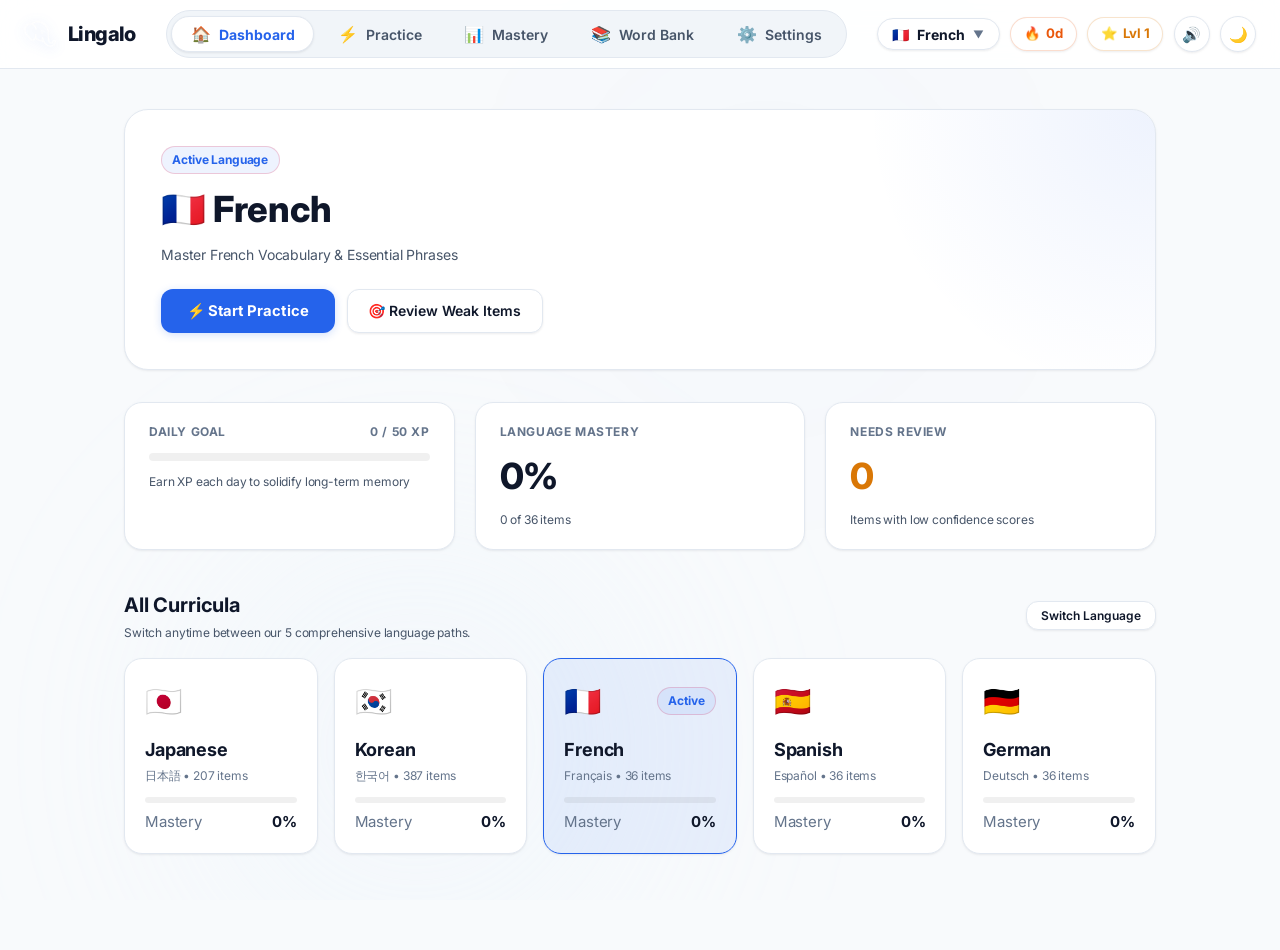
<file: languages/quickfrench.html>
<!DOCTYPE html>
<html lang="en">
<head>
    <meta charset="UTF-8">
    <meta name="viewport" content="width=device-width, initial-scale=1.0">
    <title>Redirecting to Lingalo French...</title>
    <meta http-equiv="refresh" content="0; url=../index.html?lang=french">
    <link rel="stylesheet" href="../css/styles.css">
    <script>
        window.location.replace('../index.html?lang=french');
    </script>
</head>
<body style="display: flex; align-items: center; justify-content: center; height: 100vh; text-align: center; background: #090c15; color: #f8fafc; font-family: sans-serif;">
    <div>
        <p style="margin-bottom: 1rem; font-size: 1.25rem;">Redirecting to the modernized Lingalo French dashboard...</p>
        <a href="../index.html?lang=french" style="color: #3b82f6; text-decoration: underline;">Click here if not redirected automatically</a>
    </div>
</body>
</html>
</file>
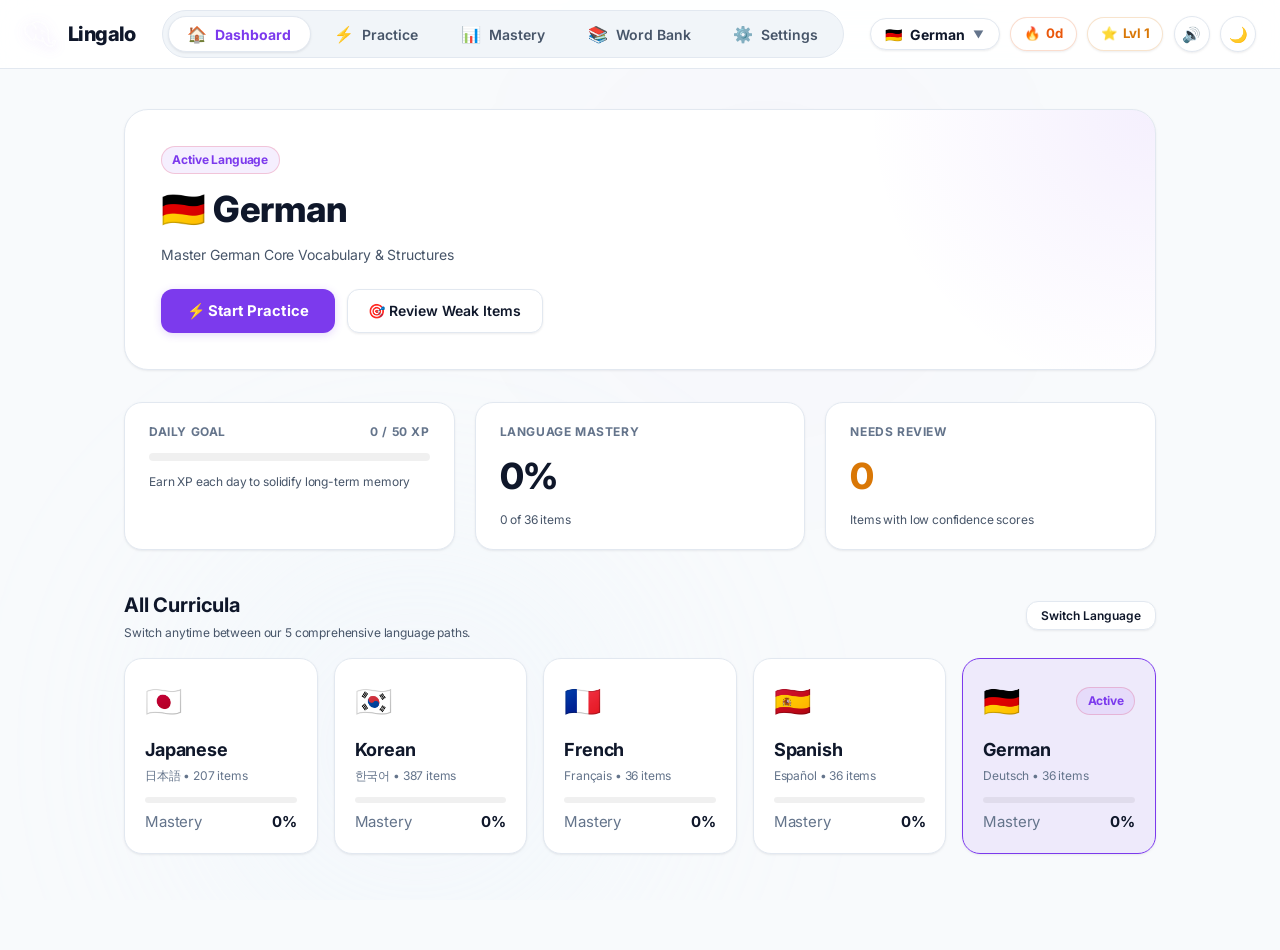
<file: languages/quickgerman.html>
<!DOCTYPE html>
<html lang="en">
<head>
    <meta charset="UTF-8">
    <meta name="viewport" content="width=device-width, initial-scale=1.0">
    <title>Redirecting to Lingalo German...</title>
    <meta http-equiv="refresh" content="0; url=../index.html?lang=german">
    <link rel="stylesheet" href="../css/styles.css">
    <script>
        window.location.replace('../index.html?lang=german');
    </script>
</head>
<body style="display: flex; align-items: center; justify-content: center; height: 100vh; text-align: center; background: #090c15; color: #f8fafc; font-family: sans-serif;">
    <div>
        <p style="margin-bottom: 1rem; font-size: 1.25rem;">Redirecting to the modernized Lingalo German dashboard...</p>
        <a href="../index.html?lang=german" style="color: #a855f7; text-decoration: underline;">Click here if not redirected automatically</a>
    </div>
</body>
</html>
</file>
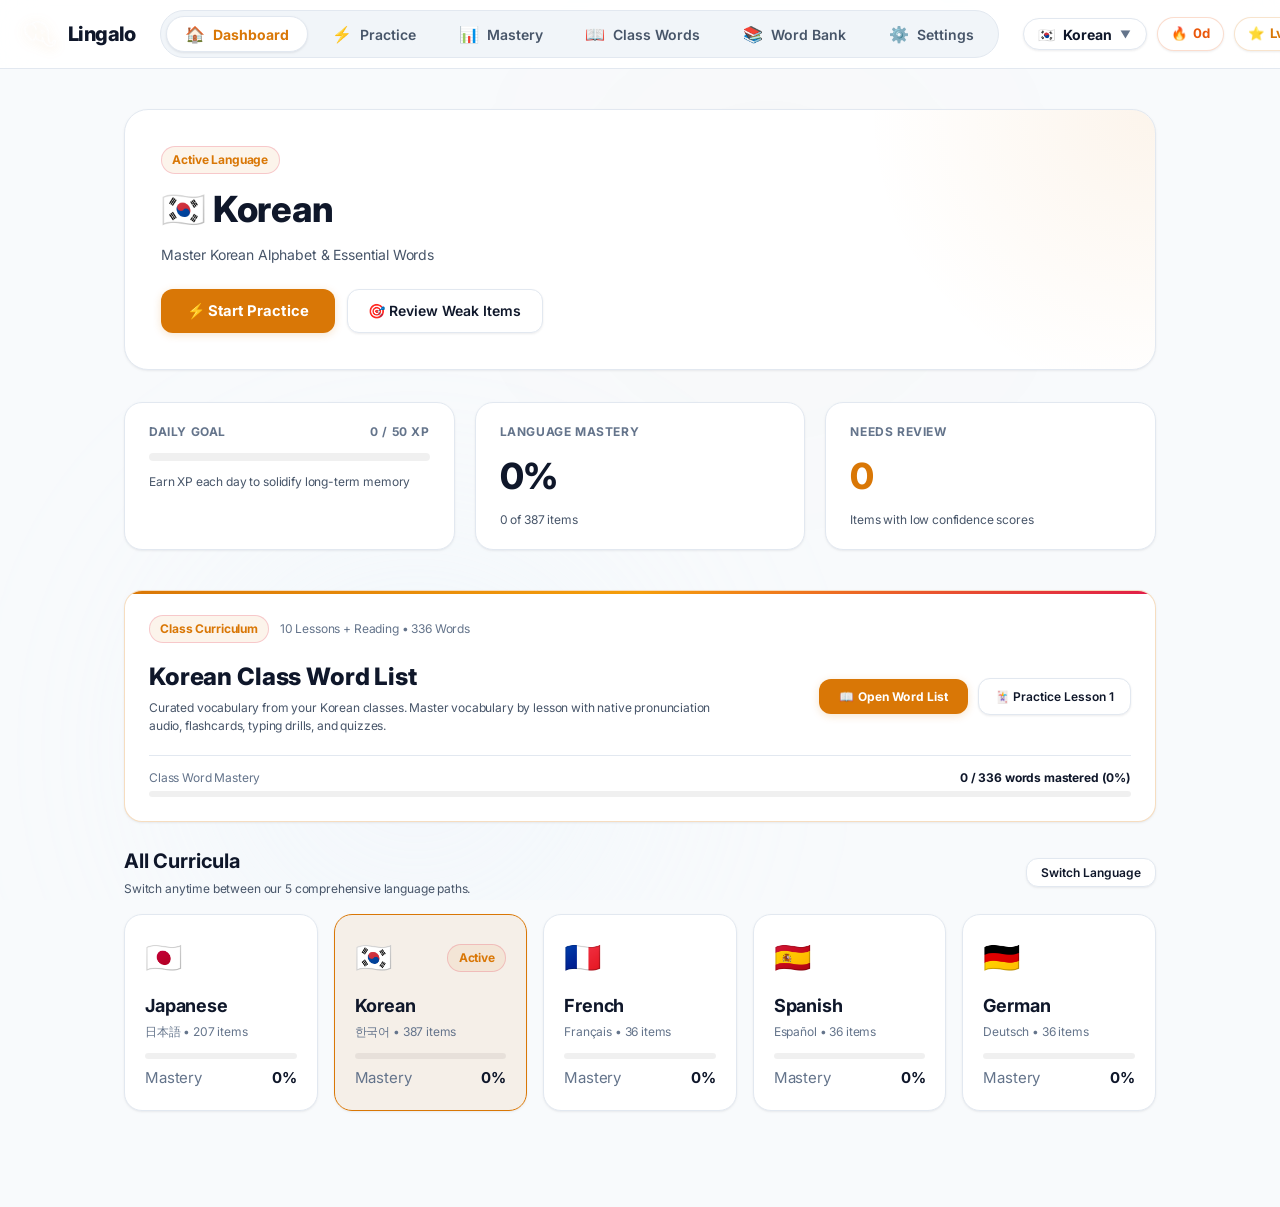
<file: languages/quickhangul.html>
<!DOCTYPE html>
<html lang="en">
<head>
    <meta charset="UTF-8">
    <meta name="viewport" content="width=device-width, initial-scale=1.0">
    <title>Redirecting to Lingalo Korean...</title>
    <meta http-equiv="refresh" content="0; url=../index.html?lang=korean">
    <link rel="stylesheet" href="../css/styles.css">
    <script>
        window.location.replace('../index.html?lang=korean');
    </script>
</head>
<body style="display: flex; align-items: center; justify-content: center; height: 100vh; text-align: center; background: #090c15; color: #f8fafc; font-family: sans-serif;">
    <div>
        <p style="margin-bottom: 1rem; font-size: 1.25rem;">Redirecting to the modernized Lingalo Korean dashboard...</p>
        <a href="../index.html?lang=korean" style="color: #f59e0b; text-decoration: underline;">Click here if not redirected automatically</a>
    </div>
</body>
</html>
</file>
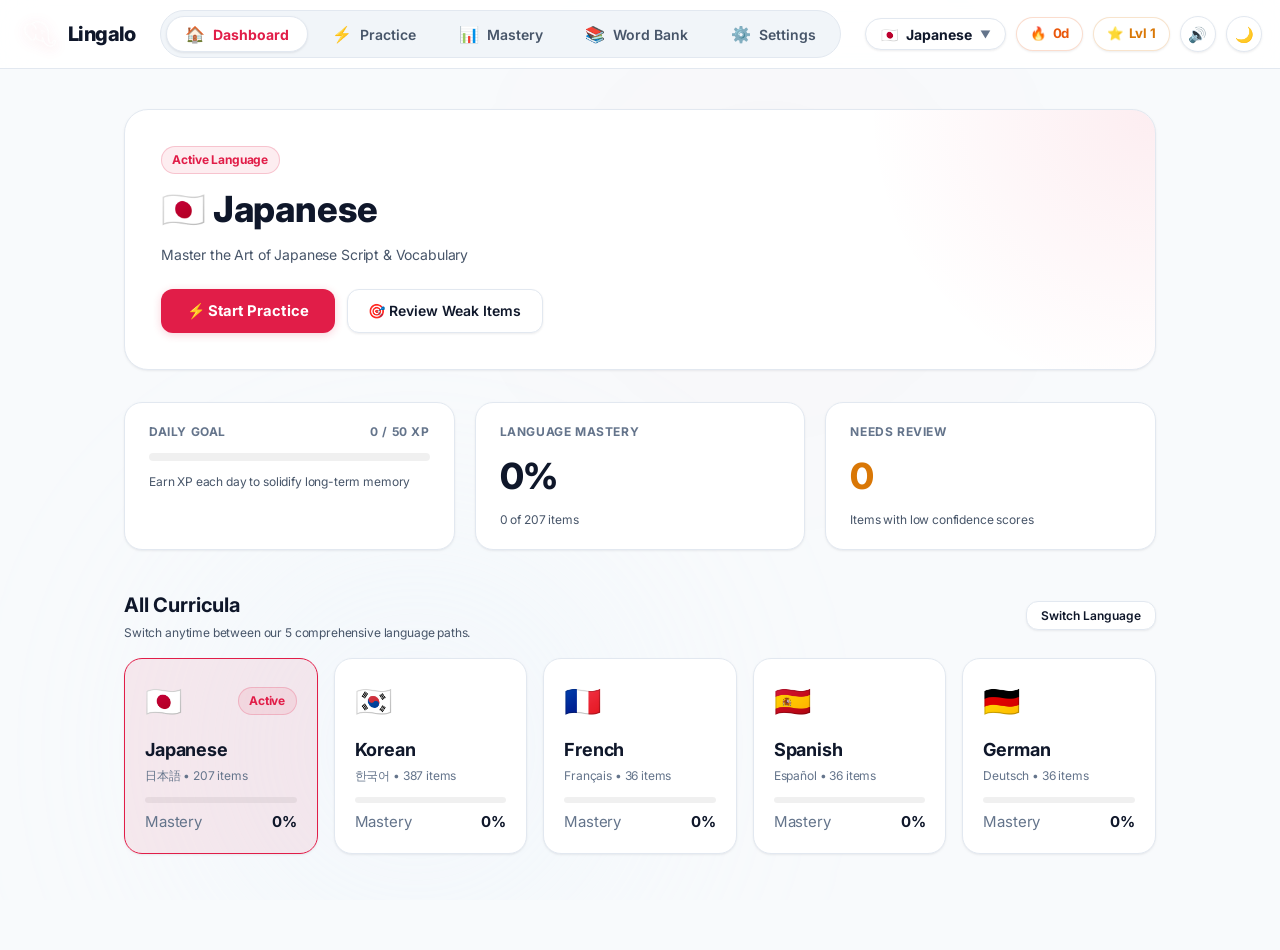
<file: languages/quickkana.html>
<!DOCTYPE html>
<html lang="en">
<head>
    <meta charset="UTF-8">
    <meta name="viewport" content="width=device-width, initial-scale=1.0">
    <title>Redirecting to Lingalo Japanese...</title>
    <meta http-equiv="refresh" content="0; url=../index.html?lang=japanese">
    <link rel="stylesheet" href="../css/styles.css">
    <script>
        window.location.replace('../index.html?lang=japanese');
    </script>
</head>
<body style="display: flex; align-items: center; justify-content: center; height: 100vh; text-align: center; background: #090c15; color: #f8fafc; font-family: sans-serif;">
    <div>
        <p style="margin-bottom: 1rem; font-size: 1.25rem;">Redirecting to the modernized Lingalo Japanese dashboard...</p>
        <a href="../index.html?lang=japanese" style="color: #ff4d5a; text-decoration: underline;">Click here if not redirected automatically</a>
    </div>
</body>
</html>
</file>
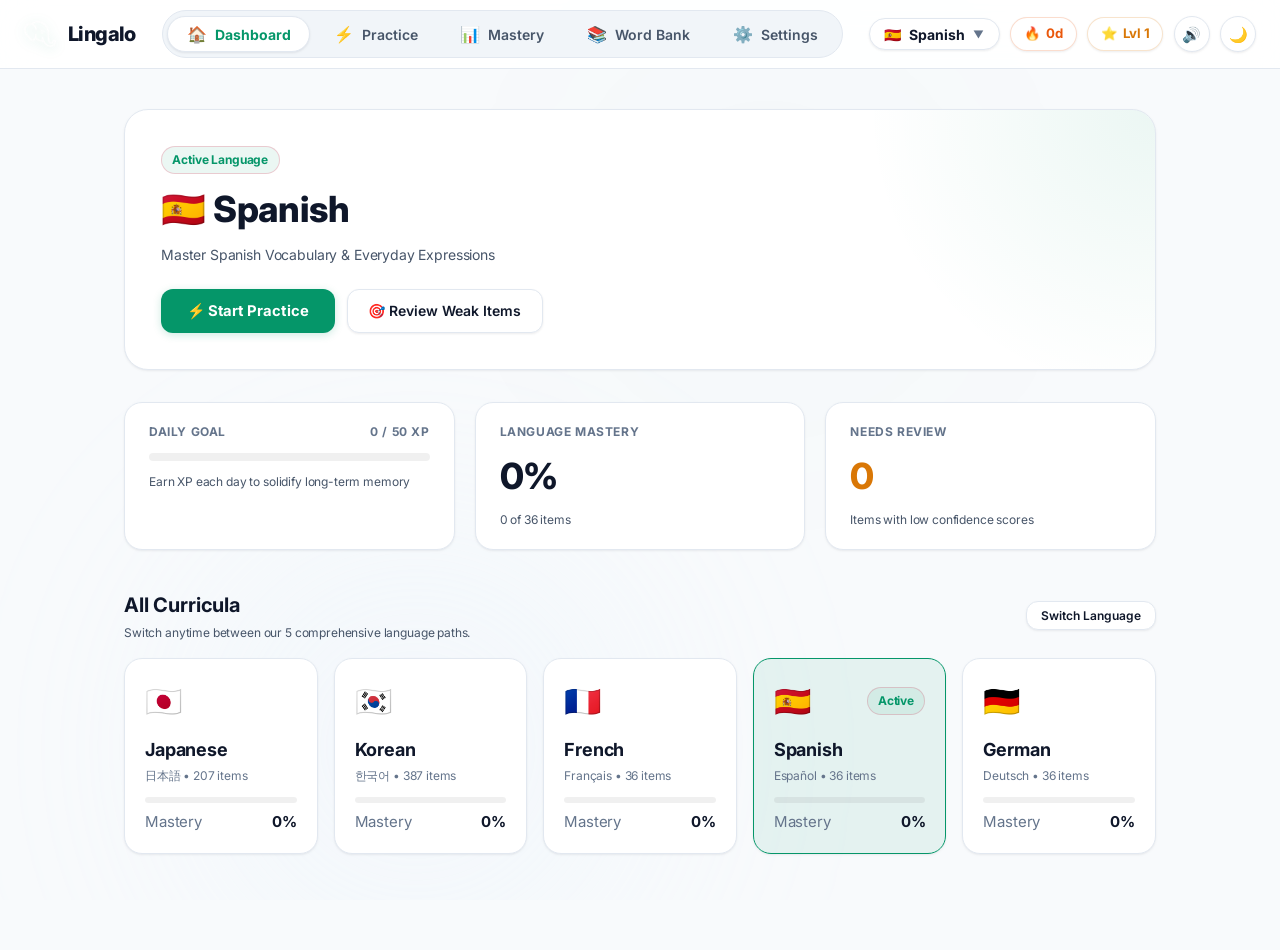
<file: languages/quickspanish.html>
<!DOCTYPE html>
<html lang="en">
<head>
    <meta charset="UTF-8">
    <meta name="viewport" content="width=device-width, initial-scale=1.0">
    <title>Redirecting to Lingalo Spanish...</title>
    <meta http-equiv="refresh" content="0; url=../index.html?lang=spanish">
    <link rel="stylesheet" href="../css/styles.css">
    <script>
        window.location.replace('../index.html?lang=spanish');
    </script>
</head>
<body style="display: flex; align-items: center; justify-content: center; height: 100vh; text-align: center; background: #090c15; color: #f8fafc; font-family: sans-serif;">
    <div>
        <p style="margin-bottom: 1rem; font-size: 1.25rem;">Redirecting to the modernized Lingalo Spanish dashboard...</p>
        <a href="../index.html?lang=spanish" style="color: #10b981; text-decoration: underline;">Click here if not redirected automatically</a>
    </div>
</body>
</html>
</file>
<file: css/styles.css>
/* ==========================================================================
   Lingalo - Clean Minimal Top-Header Architecture
   Inspired by Airbnb, Linear, and Notion
   ========================================================================== */

:root {
    /* Clean Minimal Light Theme (Default) */
    --bg-canvas: #f8fafc;
    --bg-surface: #ffffff;
    --bg-card: #ffffff;
    --bg-card-elevated: #f1f5f9;
    --bg-card-hover: #f8fafc;
    --bg-overlay: rgba(15, 23, 42, 0.45);

    --border-subtle: #e2e8f0;
    --border-card: #e2e8f0;
    --border-hover: #cbd5e1;
    --border-focus: var(--accent);

    --text-primary: #0f172a;
    --text-secondary: #475569;
    --text-muted: #64748b;
    --text-invert: #ffffff;

    --card-shadow: 0 1px 3px rgba(15, 23, 42, 0.05), 0 1px 2px rgba(15, 23, 42, 0.03);
    --card-shadow-hover: 0 10px 25px -5px rgba(15, 23, 42, 0.08), 0 4px 6px -2px rgba(15, 23, 42, 0.04);
    --card-shadow-elevated: 0 20px 25px -5px rgba(15, 23, 42, 0.1), 0 10px 10px -5px rgba(15, 23, 42, 0.04);

    --accent: #e11d48;
    --accent-glow: rgba(225, 29, 72, 0.2);
    --accent-bg: rgba(225, 29, 72, 0.08);

    --success: #059669;
    --success-glow: rgba(5, 150, 105, 0.2);
    --success-bg: rgba(5, 150, 105, 0.1);
    --error: #e11d48;
    --error-glow: rgba(225, 29, 72, 0.2);
    --error-bg: rgba(225, 29, 72, 0.1);
    --warning: #d97706;
    --warning-glow: rgba(217, 119, 6, 0.2);

    --font-ui: 'Inter', -apple-system, BlinkMacSystemFont, 'Segoe UI', Roboto, sans-serif;
    --font-lang: 'Noto Sans JP', 'Noto Sans KR', sans-serif;

    --header-height: 68px;
    --content-max-width: 1080px;

    --radius-sm: 8px;
    --radius-md: 12px;
    --radius-lg: 18px;
    --radius-xl: 24px;
    --radius-full: 9999px;

    --transition-fast: 0.15s ease;
    --transition-normal: 0.25s cubic-bezier(0.16, 1, 0.3, 1);
}

/* Optional Refined Matte Dark Theme via [data-theme="dark"] */
[data-theme="dark"] {
    --bg-canvas: #0b0f19;
    --bg-surface: #111827;
    --bg-card: #131d2e;
    --bg-card-elevated: #1e293b;
    --bg-card-hover: #1e2a40;
    --bg-overlay: rgba(3, 7, 18, 0.75);

    --border-subtle: #1f293d;
    --border-card: #28354e;
    --border-hover: #3b4d6e;

    --text-primary: #f8fafc;
    --text-secondary: #94a3b8;
    --text-muted: #64748b;
    --text-invert: #000000;

    --card-shadow: 0 4px 6px -1px rgba(0, 0, 0, 0.3), 0 2px 4px -2px rgba(0, 0, 0, 0.3);
    --card-shadow-hover: 0 12px 24px -4px rgba(0, 0, 0, 0.45);
    --card-shadow-elevated: 0 20px 30px -6px rgba(0, 0, 0, 0.6);
}

/* Reset & Global */
*, *::before, *::after {
    box-sizing: border-box;
    margin: 0;
    padding: 0;
    -webkit-tap-highlight-color: transparent;
}

html {
    scroll-behavior: smooth;
}

body {
    width: 100%;
    min-height: 100vh;
    background-color: var(--bg-canvas);
    color: var(--text-primary);
    font-family: var(--font-ui);
    font-size: 15px;
    line-height: 1.5;
    letter-spacing: -0.01em;
    display: flex;
    flex-direction: column;
    overflow-x: hidden;
    overflow-y: auto;
    transition: background-color 0.3s ease, color 0.3s ease;
}

button, input, textarea, select {
    font-family: inherit;
    font-size: inherit;
    color: inherit;
}

/* Scrollbars */
::-webkit-scrollbar {
    width: 8px;
    height: 8px;
}
::-webkit-scrollbar-track {
    background: transparent;
}
::-webkit-scrollbar-thumb {
    background: rgba(0, 0, 0, 0.12);
    border-radius: var(--radius-full);
}
[data-theme="dark"] ::-webkit-scrollbar-thumb {
    background: rgba(255, 255, 255, 0.12);
}

/* Ambient Background Canvas */
.ambient-canvas {
    position: fixed;
    inset: 0;
    pointer-events: none;
    z-index: 0;
    overflow: hidden;
}

.ambient-orb {
    position: absolute;
    border-radius: 50%;
    filter: blur(120px);
    opacity: 0.35;
    transition: background 0.8s ease, opacity 0.5s ease;
    will-change: transform;
}

.ambient-orb-1 {
    top: -10%;
    right: 15%;
    width: 50vw;
    height: 50vw;
    background: radial-gradient(circle, var(--accent-bg), transparent 70%);
}

.ambient-orb-2 {
    bottom: -15%;
    left: 10%;
    width: 45vw;
    height: 45vw;
    background: radial-gradient(circle, #e0f2fe, transparent 70%);
}

[data-theme="dark"] .ambient-orb {
    opacity: 0.2;
}
[data-theme="dark"] .ambient-orb-1 {
    background: radial-gradient(circle, var(--accent), transparent 70%);
}
[data-theme="dark"] .ambient-orb-2 {
    background: radial-gradient(circle, #3b82f6, transparent 70%);
}

/* ==========================================================================
   TOP STICKY NAVIGATION HEADER (NO SIDEBAR!)
   ========================================================================== */
.site-header {
    position: sticky;
    top: 0;
    width: 100%;
    background: rgba(255, 255, 255, 0.88);
    backdrop-filter: blur(20px);
    -webkit-backdrop-filter: blur(20px);
    border-bottom: 1px solid var(--border-subtle);
    z-index: 100;
    transition: background-color 0.3s ease, border-color 0.3s ease;
}

[data-theme="dark"] .site-header {
    background: rgba(17, 24, 39, 0.88);
}

.site-header-inner {
    max-width: 1300px;
    height: var(--header-height);
    margin: 0 auto;
    padding: 0 1.5rem;
    display: flex;
    align-items: center;
    justify-content: space-between;
    gap: 1.5rem;
}

/* Brand Logo & Name */
.header-brand {
    display: flex;
    align-items: center;
    gap: 0.75rem;
    cursor: pointer;
    flex-shrink: 0;
    text-decoration: none;
}

.brand-logo-img {
    width: 32px;
    height: 32px;
    object-fit: contain;
    filter: drop-shadow(0 2px 6px var(--accent-glow));
}

.brand-title-text {
    font-size: 1.25rem;
    font-weight: 800;
    letter-spacing: -0.03em;
    color: var(--text-primary);
}

/* Centered Navigation Tabs Bar */
.header-nav-center {
    display: flex;
    align-items: center;
    justify-content: center;
    flex-grow: 1;
}

.nav-pill-strip {
    display: inline-flex;
    align-items: center;
    background: var(--bg-card-elevated);
    border: 1px solid var(--border-subtle);
    border-radius: var(--radius-full);
    padding: 0.3rem;
    gap: 0.25rem;
}

.nav-tab-button {
    display: inline-flex;
    align-items: center;
    gap: 0.5rem;
    padding: 0.45rem 1.15rem;
    border-radius: var(--radius-full);
    border: 1px solid transparent;
    background: transparent;
    color: var(--text-secondary);
    font-size: 0.875rem;
    font-weight: 600;
    cursor: pointer;
    transition: all var(--transition-fast);
    white-space: nowrap;
}

.nav-tab-button:hover {
    color: var(--text-primary);
}

.nav-tab-button.active {
    background: var(--bg-surface);
    color: var(--accent);
    border-color: var(--border-card);
    box-shadow: var(--card-shadow);
    font-weight: 700;
}

.nav-tab-icon {
    font-size: 1rem;
}

/* Header Right Utilities */
.header-actions-right {
    display: flex;
    align-items: center;
    gap: 0.65rem;
    flex-shrink: 0;
}

/* Language Switcher Button */
.lang-selector-button {
    display: inline-flex;
    align-items: center;
    gap: 0.5rem;
    background: var(--bg-surface);
    border: 1px solid var(--border-card);
    border-radius: var(--radius-full);
    padding: 0.4rem 0.9rem;
    cursor: pointer;
    font-weight: 700;
    font-size: 0.875rem;
    color: var(--text-primary);
    box-shadow: var(--card-shadow);
    transition: all var(--transition-fast);
}

.lang-selector-button:hover {
    border-color: var(--border-hover);
    background: var(--bg-card-elevated);
}

.dropdown-arrow {
    font-size: 0.65rem;
    color: var(--text-muted);
}

/* Header Stats (Streak, Level, Audio, Theme) */
.header-stat-chip {
    display: inline-flex;
    align-items: center;
    gap: 0.4rem;
    background: var(--bg-surface);
    border: 1px solid var(--border-subtle);
    border-radius: var(--radius-full);
    padding: 0.4rem 0.8rem;
    font-size: 0.825rem;
    font-weight: 700;
    color: var(--text-primary);
    box-shadow: var(--card-shadow);
}

.chip-streak {
    color: #ea580c;
    border-color: rgba(234, 88, 12, 0.2);
}

.chip-xp {
    color: #d97706;
    border-color: rgba(217, 119, 6, 0.2);
}

.header-action-icon-btn {
    width: 36px;
    height: 36px;
    border-radius: var(--radius-full);
    background: var(--bg-surface);
    border: 1px solid var(--border-subtle);
    color: var(--text-secondary);
    display: inline-flex;
    align-items: center;
    justify-content: center;
    cursor: pointer;
    box-shadow: var(--card-shadow);
    transition: all var(--transition-fast);
}

.header-action-icon-btn:hover {
    background: var(--bg-card-elevated);
    border-color: var(--border-hover);
    color: var(--text-primary);
}

/* ==========================================================================
   MOBILE BOTTOM NAVIGATION BAR (FIXED THUMB BAR)
   ========================================================================== */
.mobile-bottom-nav {
    display: none; /* Hidden on desktop; enabled via @media (max-width: 768px) */
    position: fixed;
    bottom: 0;
    left: 0;
    right: 0;
    height: calc(60px + env(safe-area-inset-bottom, 0px));
    padding-bottom: env(safe-area-inset-bottom, 0px);
    background: rgba(255, 255, 255, 0.94);
    backdrop-filter: blur(20px);
    -webkit-backdrop-filter: blur(20px);
    border-top: 1px solid var(--border-subtle);
    z-index: 150;
    align-items: center;
    justify-content: space-around;
    box-shadow: 0 -4px 20px rgba(15, 23, 42, 0.04);
}

[data-theme="dark"] .mobile-bottom-nav {
    background: rgba(17, 24, 39, 0.94);
    box-shadow: 0 -4px 20px rgba(0, 0, 0, 0.35);
}

.mobile-nav-btn {
    flex: 1;
    display: flex;
    flex-direction: column;
    align-items: center;
    justify-content: center;
    gap: 3px;
    height: 100%;
    background: transparent;
    border: none;
    cursor: pointer;
    color: var(--text-muted);
    transition: all var(--transition-fast);
    padding: 6px 0;
    user-select: none;
    -webkit-tap-highlight-color: transparent;
}

.mobile-nav-icon {
    font-size: 1.25rem;
    line-height: 1;
    transition: transform 0.15s ease;
}

.mobile-nav-label {
    font-size: 0.68rem;
    font-weight: 600;
    letter-spacing: 0.01em;
    line-height: 1;
}

.mobile-nav-btn.active {
    color: var(--accent);
}

.mobile-nav-btn.active .mobile-nav-icon {
    transform: scale(1.12);
}

.mobile-nav-btn.active .mobile-nav-label {
    font-weight: 800;
}

/* ==========================================================================
   FLUID CENTERED MAIN PAGE CONTAINER
   ========================================================================== */
.app-main-content {
    position: relative;
    z-index: 1;
    width: 100%;
    max-width: var(--content-max-width);
    margin: 0 auto;
    padding: 2.5rem 1.5rem 6rem 1.5rem;
    flex-grow: 1;
}

.view-container {
    width: 100%;
    animation: fadeInView 0.3s cubic-bezier(0.16, 1, 0.3, 1) forwards;
}

@keyframes fadeInView {
    from { opacity: 0; transform: translateY(6px); }
    to { opacity: 1; transform: translateY(0); }
}

/* ==========================================================================
   CARD SYSTEM
   ========================================================================== */
.card {
    background: var(--bg-card);
    border: 1px solid var(--border-card);
    border-radius: var(--radius-lg);
    padding: 1.5rem;
    box-shadow: var(--card-shadow);
    transition: all var(--transition-normal);
}

.card-elevated {
    background: var(--bg-card-elevated);
    border-color: var(--border-subtle);
}

.card-clickable {
    cursor: pointer;
}
.card-clickable:hover {
    border-color: var(--border-hover);
    transform: translateY(-2px);
    box-shadow: var(--card-shadow-hover);
}

/* Buttons */
.btn-primary {
    display: inline-flex;
    align-items: center;
    justify-content: center;
    gap: 0.5rem;
    background: var(--accent);
    color: #ffffff;
    font-weight: 700;
    font-size: 0.925rem;
    letter-spacing: 0.01em;
    padding: 0.8rem 1.6rem;
    border-radius: var(--radius-md);
    border: none;
    cursor: pointer;
    transition: all var(--transition-fast);
    box-shadow: 0 2px 8px var(--accent-glow);
}

.btn-primary:hover:not(:disabled) {
    transform: translateY(-1px);
    box-shadow: 0 4px 14px var(--accent-glow);
    filter: brightness(1.05);
}

.btn-outline {
    display: inline-flex;
    align-items: center;
    justify-content: center;
    gap: 0.5rem;
    background: var(--bg-surface);
    color: var(--text-primary);
    font-weight: 600;
    font-size: 0.875rem;
    padding: 0.7rem 1.3rem;
    border-radius: var(--radius-md);
    border: 1px solid var(--border-card);
    box-shadow: var(--card-shadow);
    cursor: pointer;
    transition: all var(--transition-fast);
}

.btn-outline:hover {
    background: var(--bg-card-elevated);
    border-color: var(--border-hover);
}

.btn-icon {
    width: 36px;
    height: 36px;
    border-radius: var(--radius-full);
    background: var(--bg-surface);
    border: 1px solid var(--border-subtle);
    color: var(--text-secondary);
    display: inline-flex;
    align-items: center;
    justify-content: center;
    cursor: pointer;
    box-shadow: var(--card-shadow);
    transition: all var(--transition-fast);
}

.btn-icon:hover {
    background: var(--bg-card-elevated);
    border-color: var(--border-hover);
    color: var(--text-primary);
}

.btn-toggle {
    padding: 0.35rem 0.9rem;
    border-radius: var(--radius-full);
    font-size: 0.775rem;
    font-weight: 800;
    cursor: pointer;
    background: var(--bg-card-elevated);
    border: 1px solid var(--border-subtle);
    color: var(--text-muted);
    transition: all var(--transition-fast);
}
.btn-toggle.active {
    background: var(--success);
    color: #ffffff;
    border-color: var(--success);
    box-shadow: 0 2px 8px var(--success-glow);
}

.chip-badge {
    display: inline-flex;
    align-items: center;
    padding: 0.25rem 0.65rem;
    border-radius: var(--radius-full);
    font-size: 0.75rem;
    font-weight: 700;
}
.chip-accent {
    background: var(--accent-bg);
    color: var(--accent);
    border: 1px solid rgba(225, 29, 72, 0.2);
}

/* ==========================================================================
   DASHBOARD VIEW
   ========================================================================== */
.dash-hero-banner {
    position: relative;
    background: var(--bg-card);
    border: 1px solid var(--border-card);
    border-radius: var(--radius-xl);
    padding: 2.25rem;
    overflow: hidden;
    margin-bottom: 2rem;
    box-shadow: var(--card-shadow);
}

.dash-hero-banner::before {
    content: '';
    position: absolute;
    top: 0;
    right: 0;
    width: 320px;
    height: 100%;
    background: radial-gradient(circle at top right, var(--accent-bg), transparent 70%);
    pointer-events: none;
}

.dash-stats-row {
    display: grid;
    grid-template-columns: repeat(auto-fit, minmax(220px, 1fr));
    gap: 1.25rem;
    margin-bottom: 2.5rem;
}

.dash-stat-box {
    background: var(--bg-card);
    border: 1px solid var(--border-card);
    border-radius: var(--radius-lg);
    padding: 1.25rem 1.5rem;
    display: flex;
    flex-direction: column;
    gap: 0.5rem;
    box-shadow: var(--card-shadow);
}

.dash-stat-num {
    font-size: 2.25rem;
    font-weight: 800;
    letter-spacing: -0.02em;
    color: var(--text-primary);
}

.languages-hub-grid {
    display: grid;
    grid-template-columns: repeat(auto-fill, minmax(190px, 1fr));
    gap: 1rem;
}

.lang-hub-card {
    background: var(--bg-card);
    border: 1px solid var(--border-card);
    border-radius: var(--radius-lg);
    padding: 1.25rem;
    cursor: pointer;
    box-shadow: var(--card-shadow);
    transition: all var(--transition-normal);
    position: relative;
}

.lang-hub-card:hover {
    border-color: var(--border-hover);
    transform: translateY(-2px);
    box-shadow: var(--card-shadow-hover);
}

.lang-hub-card.active {
    border-color: var(--accent);
    background: var(--accent-bg);
}

/* ==========================================================================
   PRACTICE ARENA VIEW
   ========================================================================== */
.practice-arena-wrapper {
    display: flex;
    flex-direction: column;
    gap: 2rem;
}

.section-label {
    font-size: 0.8rem;
    font-weight: 800;
    text-transform: uppercase;
    letter-spacing: 0.08em;
    color: var(--text-muted);
    margin-bottom: 0.75rem;
    display: flex;
    align-items: center;
    justify-content: space-between;
}

.topic-chips-wrapper {
    display: flex;
    flex-wrap: wrap;
    gap: 0.65rem;
}

.topic-chip {
    display: inline-flex;
    align-items: center;
    gap: 0.6rem;
    background: var(--bg-surface);
    border: 1px solid var(--border-card);
    border-radius: var(--radius-full);
    padding: 0.65rem 1.25rem;
    cursor: pointer;
    box-shadow: var(--card-shadow);
    transition: all var(--transition-fast);
    font-weight: 600;
    color: var(--text-secondary);
}

.topic-chip:hover {
    border-color: var(--border-hover);
    color: var(--text-primary);
}

.topic-chip.selected {
    background: var(--accent-bg);
    border-color: var(--accent);
    color: var(--accent);
    font-weight: 700;
}

.topic-chip-count {
    background: rgba(0, 0, 0, 0.06);
    padding: 0.15rem 0.5rem;
    border-radius: var(--radius-full);
    font-size: 0.75rem;
    font-weight: 700;
}
[data-theme="dark"] .topic-chip-count {
    background: rgba(255, 255, 255, 0.08);
}

.mode-cards-grid {
    display: grid;
    grid-template-columns: repeat(auto-fit, minmax(180px, 1fr));
    gap: 1rem;
}

.mode-select-card {
    background: var(--bg-card);
    border: 1px solid var(--border-card);
    border-radius: var(--radius-lg);
    padding: 1.5rem 1.25rem;
    cursor: pointer;
    text-align: center;
    display: flex;
    flex-direction: column;
    align-items: center;
    gap: 0.65rem;
    box-shadow: var(--card-shadow);
    transition: all var(--transition-normal);
    position: relative;
}

.mode-select-card:hover {
    border-color: var(--border-hover);
    transform: translateY(-2px);
    box-shadow: var(--card-shadow-hover);
}

.mode-select-card.selected {
    border-color: var(--accent);
    background: var(--accent-bg);
}

.mode-card-icon {
    font-size: 2.25rem;
    margin-bottom: 0.25rem;
}

.mode-card-title {
    font-weight: 800;
    font-size: 1.05rem;
    color: var(--text-primary);
}

.mode-card-desc {
    font-size: 0.8rem;
    color: var(--text-muted);
    line-height: 1.4;
}

.options-grid {
    display: grid;
    grid-template-columns: repeat(auto-fit, minmax(220px, 1fr));
    gap: 0.85rem;
}

.session-toggle-card {
    display: flex;
    align-items: center;
    justify-content: space-between;
    background: var(--bg-card);
    border: 1px solid var(--border-card);
    border-radius: var(--radius-md);
    padding: 1rem 1.25rem;
    cursor: pointer;
    box-shadow: var(--card-shadow);
    transition: all var(--transition-fast);
}

.session-toggle-card:hover {
    border-color: var(--border-hover);
}

.session-toggle-card.active {
    border-color: var(--accent);
    background: var(--accent-bg);
}

/* ==========================================================================
   MASTERY MATRIX VIEW
   ========================================================================== */
.mastery-controls {
    display: flex;
    flex-wrap: wrap;
    align-items: center;
    justify-content: space-between;
    gap: 1rem;
    margin-bottom: 1.5rem;
}

.filter-pills-row {
    display: flex;
    gap: 0.5rem;
    flex-wrap: wrap;
}

.filter-pill {
    background: var(--bg-surface);
    border: 1px solid var(--border-card);
    border-radius: var(--radius-full);
    padding: 0.4rem 1rem;
    font-size: 0.85rem;
    font-weight: 600;
    color: var(--text-secondary);
    cursor: pointer;
    box-shadow: var(--card-shadow);
    transition: all var(--transition-fast);
}

.filter-pill:hover {
    color: var(--text-primary);
    border-color: var(--border-hover);
}

.filter-pill.active {
    background: var(--accent);
    border-color: var(--accent);
    color: #ffffff;
}

.search-input-wrapper {
    position: relative;
    min-width: 240px;
}

.search-input {
    width: 100%;
    background: var(--bg-surface);
    border: 1px solid var(--border-card);
    border-radius: var(--radius-full);
    padding: 0.55rem 1rem 0.55rem 2.25rem;
    font-size: 0.85rem;
    color: var(--text-primary);
    outline: none;
    box-shadow: var(--card-shadow);
    transition: border-color var(--transition-fast);
}

.search-input:focus {
    border-color: var(--accent);
}

.search-icon {
    position: absolute;
    left: 0.85rem;
    top: 50%;
    transform: translateY(-50%);
    font-size: 0.85rem;
    color: var(--text-muted);
}

.mastery-grid {
    display: grid;
    grid-template-columns: repeat(auto-fill, minmax(130px, 1fr));
    gap: 0.85rem;
}

.mastery-card {
    background: var(--bg-card);
    border: 1px solid var(--border-card);
    border-radius: var(--radius-md);
    padding: 1.1rem 0.9rem;
    display: flex;
    flex-direction: column;
    align-items: center;
    text-align: center;
    gap: 0.35rem;
    cursor: pointer;
    box-shadow: var(--card-shadow);
    transition: all var(--transition-fast);
    position: relative;
}

.mastery-card:hover {
    border-color: var(--border-hover);
    transform: translateY(-2px);
    box-shadow: var(--card-shadow-hover);
}

.mastery-card-char {
    font-size: 1.85rem;
    font-weight: 800;
    color: var(--text-primary);
    line-height: 1.2;
    margin: 0.2rem 0;
}

.mastery-card-rom {
    font-size: 0.85rem;
    font-weight: 700;
    color: var(--accent);
}

.mastery-card-def {
    font-size: 0.75rem;
    color: var(--text-muted);
    max-width: 100%;
    overflow: hidden;
    text-overflow: ellipsis;
    white-space: nowrap;
}

.mastery-stars {
    display: flex;
    gap: 2px;
    font-size: 0.75rem;
    margin-top: 0.3rem;
}

.mastery-star {
    color: rgba(0, 0, 0, 0.15);
}
[data-theme="dark"] .mastery-star {
    color: rgba(255, 255, 255, 0.15);
}

.mastery-star.filled {
    color: #f59e0b;
}

.audio-hint-icon {
    font-size: 0.8rem;
    opacity: 0;
    transition: opacity var(--transition-fast);
}

.mastery-card:hover .audio-hint-icon {
    opacity: 0.8;
}

/* ==========================================================================
   WORD BANK VIEW
   ========================================================================== */
.word-bank-card {
    display: flex;
    align-items: center;
    justify-content: space-between;
    background: var(--bg-card);
    border: 1px solid var(--border-card);
    border-radius: var(--radius-md);
    padding: 1rem 1.25rem;
    margin-bottom: 0.75rem;
    box-shadow: var(--card-shadow);
    transition: border-color var(--transition-fast);
}

.word-bank-card:hover {
    border-color: var(--border-hover);
}

.empty-bank-state {
    padding: 4rem 2rem;
    text-align: center;
    background: var(--bg-card);
    border: 1px dashed var(--border-card);
    border-radius: var(--radius-xl);
}

/* ==========================================================================
   ACTIVE STUDY SCREEN (DISTRACTION-FREE OVERLAY)
   ========================================================================== */
.study-screen-container {
    position: fixed;
    inset: 0;
    background: var(--bg-canvas);
    z-index: 200;
    display: flex;
    flex-direction: column;
    overflow-y: auto;
}

.study-top-bar {
    height: var(--header-height);
    display: flex;
    align-items: center;
    justify-content: space-between;
    padding: 0 2rem;
    border-bottom: 1px solid var(--border-subtle);
    background: var(--bg-surface);
    flex-shrink: 0;
}

.study-progress-track {
    width: 100%;
    height: 4px;
    background: rgba(0, 0, 0, 0.06);
}
[data-theme="dark"] .study-progress-track {
    background: rgba(255, 255, 255, 0.08);
}

.study-progress-fill {
    height: 100%;
    background: var(--accent);
    transition: width 0.3s ease;
}

.study-body-center {
    flex-grow: 1;
    display: flex;
    flex-direction: column;
    align-items: center;
    justify-content: center;
    padding: 2rem;
    max-width: 850px;
    width: 100%;
    margin: 0 auto;
}

.question-hero-box {
    text-align: center;
    margin-bottom: 2.5rem;
    width: 100%;
    transition: all 0.3s ease;
}

.question-hero-char {
    font-size: clamp(3.5rem, 12vw, 6.5rem);
    font-weight: 800;
    color: var(--text-primary);
    line-height: 1.1;
    margin-bottom: 0.5rem;
}

.question-hero-sub {
    font-size: 1.25rem;
    color: var(--text-muted);
    font-weight: 600;
}

.quiz-options-grid {
    display: grid;
    grid-template-columns: repeat(2, 1fr);
    gap: 1.25rem;
    width: 100%;
}

.quiz-option-btn {
    display: flex;
    align-items: center;
    gap: 1rem;
    background: var(--bg-card);
    border: 1px solid var(--border-card);
    border-radius: var(--radius-lg);
    padding: 1.25rem 1.5rem;
    font-size: 1.15rem;
    font-weight: 700;
    color: var(--text-primary);
    box-shadow: var(--card-shadow);
    cursor: pointer;
    transition: all var(--transition-fast);
    text-align: left;
}

.quiz-option-btn:hover {
    border-color: var(--accent);
    background: var(--accent-bg);
    transform: translateY(-2px);
    box-shadow: var(--card-shadow-hover);
}

.quiz-option-key {
    font-size: 0.85rem;
    font-weight: 800;
    color: var(--text-muted);
    font-family: monospace;
}

.quiz-option-btn.correct {
    background: var(--success) !important;
    border-color: var(--success) !important;
    color: #ffffff !important;
    box-shadow: 0 4px 14px var(--success-glow);
}

.quiz-option-btn.wrong {
    background: var(--error) !important;
    border-color: var(--error) !important;
    color: #ffffff !important;
    box-shadow: 0 4px 14px var(--error-glow);
}

.flashcard-wrapper {
    perspective: 1000px;
    width: 100%;
    max-width: 480px;
    height: 320px;
    cursor: pointer;
    margin-bottom: 2rem;
}

.flashcard-inner {
    position: relative;
    width: 100%;
    height: 100%;
    transition: transform 0.5s cubic-bezier(0.16, 1, 0.3, 1);
    transform-style: preserve-3d;
}

.flashcard-inner.flipped {
    transform: rotateY(180deg);
}

.flashcard-face {
    position: absolute;
    inset: 0;
    width: 100%;
    height: 100%;
    backface-visibility: hidden;
    background: var(--bg-card);
    border: 1px solid var(--border-card);
    border-radius: var(--radius-xl);
    padding: 2.5rem;
    display: flex;
    flex-direction: column;
    align-items: center;
    justify-content: center;
    text-align: center;
    box-shadow: var(--card-shadow-elevated);
}

.flashcard-back {
    transform: rotateY(180deg);
    background: var(--bg-card);
    border-color: var(--accent);
}

.fc-rating-buttons {
    display: flex;
    gap: 1rem;
    width: 100%;
    max-width: 480px;
    justify-content: center;
}

.match-pairs-grid {
    display: grid;
    grid-template-columns: repeat(2, 1fr);
    gap: 1rem;
    width: 100%;
    max-width: 600px;
}

.match-card {
    background: var(--bg-card);
    border: 1px solid var(--border-card);
    border-radius: var(--radius-md);
    padding: 1.25rem 1rem;
    font-size: 1.25rem;
    font-weight: 700;
    color: var(--text-primary);
    box-shadow: var(--card-shadow);
    cursor: pointer;
    text-align: center;
    transition: all var(--transition-fast);
}

.match-card:hover {
    border-color: var(--accent);
    background: var(--accent-bg);
}

.match-card.selected {
    border-color: var(--accent);
    background: var(--accent-bg);
    color: var(--accent);
    transform: scale(1.02);
}

.match-card.matched {
    border-color: var(--success);
    background: var(--success-bg);
    color: var(--success);
    pointer-events: none;
    opacity: 0.7;
}

.match-card.mismatch {
    border-color: var(--error);
    background: var(--error-bg);
    color: var(--error);
    animation: shake 0.3s ease;
}

.virtual-keyboard {
    display: flex;
    flex-direction: column;
    align-items: center;
    gap: 0.5rem;
    width: 100%;
    max-width: 640px;
    margin-top: 1.5rem;
}

.vk-row {
    display: flex;
    justify-content: center;
    gap: 0.4rem;
    width: 100%;
}

.vk-key {
    background: var(--bg-surface);
    border: 1px solid var(--border-card);
    border-radius: var(--radius-sm);
    padding: 0.75rem 0.9rem;
    font-size: 1rem;
    font-weight: 700;
    color: var(--text-primary);
    box-shadow: 0 1px 2px rgba(15, 23, 42, 0.05);
    cursor: pointer;
    transition: all 0.1s ease;
    user-select: none;
    min-width: 38px;
    text-align: center;
}

.vk-key:hover {
    background: var(--bg-card-elevated);
    border-color: var(--border-hover);
}

.vk-key:active {
    transform: scale(0.94);
}

.vk-key-wide {
    padding-left: 1.25rem;
    padding-right: 1.25rem;
    font-size: 0.85rem;
}

.vk-key-action {
    background: var(--accent);
    color: #ffffff;
    border-color: var(--accent);
}

.struggled-review-card {
    display: flex;
    align-items: center;
    justify-content: space-between;
    background: var(--bg-card);
    border: 1px solid var(--border-card);
    border-radius: var(--radius-md);
    padding: 1rem 1.25rem;
    cursor: pointer;
    box-shadow: var(--card-shadow);
    transition: all var(--transition-fast);
}

.struggled-review-card:hover {
    background: var(--bg-card-elevated);
    border-color: var(--border-hover);
}

/* ==========================================================================
   MODALS
   ========================================================================== */
.modal-overlay {
    position: fixed;
    inset: 0;
    background: var(--bg-overlay);
    backdrop-filter: blur(8px);
    z-index: 300;
    display: flex;
    align-items: center;
    justify-content: center;
    padding: 1.5rem;
}

.modal-dialog {
    background: var(--bg-surface);
    border: 1px solid var(--border-card);
    border-radius: var(--radius-xl);
    width: 100%;
    max-width: 520px;
    padding: 2rem;
    box-shadow: 0 20px 40px rgba(0, 0, 0, 0.2);
    animation: modalIn 0.25s cubic-bezier(0.16, 1, 0.3, 1) forwards;
}

@keyframes modalIn {
    from { opacity: 0; transform: scale(0.95); }
    to { opacity: 1; transform: scale(1); }
}

.lang-picker-grid {
    display: grid;
    grid-template-columns: repeat(2, 1fr);
    gap: 0.85rem;
    margin: 1.5rem 0;
}

.lang-picker-btn {
    display: flex;
    align-items: center;
    gap: 0.85rem;
    background: var(--bg-surface);
    border: 1px solid var(--border-card);
    border-radius: var(--radius-md);
    padding: 1rem;
    cursor: pointer;
    box-shadow: var(--card-shadow);
    transition: all var(--transition-fast);
    text-align: left;
}

.lang-picker-btn:hover {
    border-color: var(--border-hover);
    background: var(--bg-card-elevated);
}

.lang-picker-btn.active {
    border-color: var(--accent);
    background: var(--accent-bg);
}

/* Animations */
@keyframes shake {
    0%, 100% { transform: translateX(0); }
    25% { transform: translateX(-6px); }
    75% { transform: translateX(6px); }
}
.wrong-shake { animation: shake 0.3s ease; }

@keyframes correctPulse {
    0% { transform: scale(1); }
    50% { transform: scale(1.04); }
    100% { transform: scale(1); }
}
.correct-pulse { animation: correctPulse 0.4s ease; }

.confetti-particle {
    position: fixed;
    pointer-events: none;
    z-index: 1000;
}

/* ==========================================================================
   UTILITY HELPERS
   ========================================================================== */
.hidden { display: none !important; }
.flex { display: flex; }
.flex-col { flex-direction: column; }
.flex-wrap { flex-wrap: wrap; }
.items-center { align-items: center; }
.items-start { align-items: flex-start; }
.justify-between { justify-content: space-between; }
.justify-center { justify-content: center; }
.justify-end { justify-content: flex-end; }
.flex-1 { flex: 1 1 0%; }
.flex-grow { flex-grow: 1; }

.grid { display: grid; }
.grid-cols-1 { grid-template-columns: repeat(1, minmax(0, 1fr)); }
.grid-cols-2 { grid-template-columns: repeat(2, minmax(0, 1fr)); }
.grid-cols-3 { grid-template-columns: repeat(3, minmax(0, 1fr)); }
.col-span-full { grid-column: 1 / -1; }

.gap-1 { gap: 0.25rem; }
.gap-2 { gap: 0.5rem; }
.gap-3 { gap: 0.75rem; }
.gap-4 { gap: 1rem; }
.gap-6 { gap: 1.5rem; }
.gap-8 { gap: 2rem; }

.text-left { text-align: left; }
.text-center { text-align: center; }
.text-right { text-align: right; }

.text-xs { font-size: 0.75rem; }
.text-sm { font-size: 0.875rem; }
.text-base { font-size: 1rem; }
.text-lg { font-size: 1.125rem; }
.text-xl { font-size: 1.25rem; }
.text-2xl { font-size: 1.5rem; }
.text-3xl { font-size: 1.875rem; }
.text-4xl { font-size: 2.25rem; }
.text-5xl { font-size: 3rem; }
.text-6xl { font-size: 3.75rem; }

.text-muted { color: var(--text-muted); }
.text-secondary { color: var(--text-secondary); }
.text-primary { color: var(--text-primary); }
.text-amber-600 { color: #d97706; }
.text-emerald-600 { color: #059669; }
.text-red-500 { color: #ef4444; }

.font-medium { font-weight: 500; }
.font-bold { font-weight: 700; }
.font-extrabold { font-weight: 800; }
.font-mono { font-family: ui-monospace, SFMono-Regular, Menlo, Monaco, Consolas, monospace; }

.w-full { width: 100%; }
.w-28 { width: 7rem; }
.w-10 { width: 2.5rem; }
.h-full { height: 100%; }
.h-2 { height: 0.5rem; }
.h-1\.5 { height: 0.375rem; }

.max-w-sm { max-width: 24rem; }
.max-w-md { max-width: 28rem; }
.max-w-xl { max-width: 36rem; }
.max-w-2xl { max-width: 42rem; }
.mx-auto { margin-left: auto; margin-right: auto; }

.rounded-xl { border-radius: var(--radius-md); }
.rounded-2xl { border-radius: var(--radius-lg); }
.rounded-full { border-radius: var(--radius-full); }
.overflow-hidden { overflow: hidden; }
.whitespace-nowrap { white-space: nowrap; }
.uppercase { text-transform: uppercase; }
.tracking-wider { letter-spacing: 0.05em; }
.tracking-widest { letter-spacing: 0.1em; }
.cursor-pointer { cursor: pointer; }

.border { border: 1px solid var(--border-card); }
.border-t { border-top: 1px solid var(--border-subtle); }
.border-b { border-bottom: 1px solid var(--border-subtle); }
.border-slate-200 { border-color: var(--border-subtle); }

.block { display: block; }
.outline-none { outline: none; }
.focus\:border-rose-500:focus { border-color: var(--accent); }
.\!text-red-500 { color: #ef4444 !important; }
.\!border-red-300 { border-color: #fca5a5 !important; }
.\!border-amber-300 { border-color: #fcd34d !important; }
.hover\:\!bg-red-50:hover { background-color: rgba(239, 68, 68, 0.08) !important; }
.min-h-\[44px\] { min-height: 44px; }
.min-h-\[16px\] { min-height: 16px; }
.status-indicator { font-size: 0.75rem; color: var(--text-muted); transition: color var(--transition-fast); }
.session-toggle-card.active .status-indicator { color: var(--accent); }
.flashcard-front { }

.mt-1 { margin-top: 0.25rem; }
.mt-2 { margin-top: 0.5rem; }
.mt-4 { margin-top: 1rem; }
.mt-6 { margin-top: 1.5rem; }
.mb-1 { margin-bottom: 0.25rem; }
.mb-2 { margin-bottom: 0.5rem; }
.mb-3 { margin-bottom: 0.75rem; }
.mb-4 { margin-bottom: 1rem; }
.mb-6 { margin-bottom: 1.5rem; }
.my-1 { margin-top: 0.25rem; margin-bottom: 0.25rem; }
.my-4 { margin-top: 1rem; margin-bottom: 1rem; }
.pt-4 { padding-top: 1rem; }

.p-3\.5 { padding: 0.875rem; }
.p-4 { padding: 1rem; }
.p-6 { padding: 1.5rem; }
.py-1 { padding-top: 0.25rem; padding-bottom: 0.25rem; }
.py-1\.5 { padding-top: 0.375rem; padding-bottom: 0.375rem; }
.py-2 { padding-top: 0.5rem; padding-bottom: 0.5rem; }
.py-2\.5 { padding-top: 0.625rem; padding-bottom: 0.625rem; }
.py-3 { padding-top: 0.75rem; padding-bottom: 0.75rem; }
.py-3\.5 { padding-top: 0.875rem; padding-bottom: 0.875rem; }
.py-4 { padding-top: 1rem; padding-bottom: 1rem; }
.py-12 { padding-top: 3rem; padding-bottom: 3rem; }
.py-16 { padding-top: 4rem; padding-bottom: 4rem; }

.px-2 { padding-left: 0.5rem; padding-right: 0.5rem; }
.px-3 { padding-left: 0.75rem; padding-right: 0.75rem; }
.px-3\.5 { padding-left: 0.875rem; padding-right: 0.875rem; }
.px-4 { padding-left: 1rem; padding-right: 1rem; }
.px-5 { padding-left: 1.25rem; padding-right: 1.25rem; }
.px-6 { padding-left: 1.5rem; padding-right: 1.5rem; }
.px-8 { padding-left: 2rem; padding-right: 2rem; }

.space-y-2 > * + * { margin-top: 0.5rem; }
.space-y-3 > * + * { margin-top: 0.75rem; }
.space-y-4 > * + * { margin-top: 1rem; }
.space-y-6 > * + * { margin-top: 1.5rem; }
.space-y-8 > * + * { margin-top: 2rem; }

.opacity-40 { opacity: 0.4; }
.opacity-60 { opacity: 0.6; }

.bg-surface-elevated {
    background: var(--bg-card-elevated);
}

.font-lang {
    font-family: var(--font-lang);
}

.study-stat-icon {
    display: none;
}

/* Tablet helper classes */
@media (min-width: 640px) {
    .sm\:flex-row { flex-direction: row; }
    .sm\:items-center { align-items: center; }
    .sm\:w-auto { width: auto; }
    .sm\:grid-cols-2 { grid-template-columns: repeat(2, minmax(0, 1fr)); }
}

@media (min-width: 769px) {
    .md\:flex-row { flex-direction: row; }
    .md\:items-center { align-items: center; }
    .md\:w-auto { width: auto; }
    .md\:flex-grow-0 { flex-grow: 0; }
    .mobile-bottom-nav { display: none !important; }
}

/* ==========================================================================
   MOBILE RESPONSIVE ARCHITECTURE (<= 768px)
   Maintains 100% fidelity on desktop while making mobile fluid and rock-solid
   ========================================================================== */
@media (max-width: 768px) {
    /* Hide desktop center navigation tabs */
    .header-nav-center {
        display: none !important;
    }

    /* Show mobile bottom thumb bar */
    .mobile-bottom-nav {
        display: flex !important;
    }

    /* Top Sticky Header */
    .site-header-inner {
        height: 56px;
        padding: 0 0.85rem;
        gap: 0.5rem;
    }

    .brand-logo-img {
        width: 26px;
        height: 26px;
    }

    .brand-title-text {
        font-size: 1.125rem;
    }

    .header-actions-right {
        gap: 0.35rem;
    }

    /* Compact Language Pill: show flag & down arrow, hide long name */
    .lang-selector-button {
        padding: 0.35rem 0.6rem;
        font-size: 0.8rem;
        gap: 0.3rem;
    }
    #top-lang-name {
        display: none;
    }

    /* Hide level badge and audio button from header on mobile to prevent overflow */
    .chip-xp {
        display: none !important;
    }
    .site-header .header-action-icon-btn:not(:last-child) {
        display: none !important;
    }

    .chip-streak {
        padding: 0.3rem 0.5rem;
        font-size: 0.75rem;
        gap: 0.25rem;
    }

    .header-action-icon-btn {
        width: 32px;
        height: 32px;
        font-size: 0.85rem;
    }

    /* Main Container: add bottom space for the fixed bottom bar */
    .app-main-content {
        padding: 1rem 0.85rem calc(72px + env(safe-area-inset-bottom, 0px)) 0.85rem;
    }

    /* Dashboard View */
    .dash-hero-banner {
        padding: 1.35rem 1.1rem;
        margin-bottom: 1.25rem;
        border-radius: var(--radius-lg);
    }
    .dash-hero-banner h1 {
        font-size: clamp(1.75rem, 6.5vw, 2.25rem);
    }
    .dash-hero-banner .btn-primary,
    .dash-hero-banner .btn-outline {
        width: 100%;
        justify-content: center;
        padding: 0.75rem 1rem;
    }

    .dash-stats-row {
        grid-template-columns: 1fr;
        gap: 0.75rem;
        margin-bottom: 1.5rem;
    }
    .dash-stat-box {
        padding: 1rem 1.15rem;
    }
    .dash-stat-num {
        font-size: 1.85rem;
    }

    .languages-hub-grid {
        grid-template-columns: 1fr;
        gap: 0.75rem;
    }
    .lang-hub-card {
        padding: 1rem;
    }

    /* Practice Arena View */
    .practice-arena-wrapper {
        gap: 1.35rem;
    }
    .mode-cards-grid {
        grid-template-columns: repeat(2, 1fr);
        gap: 0.65rem;
    }
    .mode-select-card {
        padding: 1rem 0.65rem;
        gap: 0.4rem;
    }
    .mode-card-icon {
        font-size: 1.85rem;
        margin-bottom: 0;
    }
    .mode-card-title {
        font-size: 0.95rem;
    }
    .mode-card-desc {
        font-size: 0.72rem;
        display: -webkit-box;
        -webkit-line-clamp: 2;
        -webkit-box-orient: vertical;
        overflow: hidden;
    }

    .options-grid {
        grid-template-columns: 1fr;
        gap: 0.6rem;
    }
    .session-toggle-card {
        padding: 0.85rem 1rem;
    }

    /* Mastery Matrix View */
    .mastery-controls {
        flex-direction: column;
        align-items: stretch;
        gap: 0.65rem;
    }
    .filter-pills-row {
        overflow-x: auto;
        white-space: nowrap;
        flex-wrap: nowrap;
        padding-bottom: 4px;
        -webkit-overflow-scrolling: touch;
    }
    .filter-pills-row::-webkit-scrollbar {
        display: none;
    }
    .filter-pill {
        flex-shrink: 0;
        padding: 0.35rem 0.85rem;
        font-size: 0.8rem;
    }
    .search-input-wrapper {
        min-width: 0;
        width: 100%;
    }
    .mastery-grid {
        grid-template-columns: repeat(auto-fill, minmax(92px, 1fr));
        gap: 0.55rem;
    }
    .mastery-card {
        padding: 0.75rem 0.4rem;
    }
    .mastery-card-char {
        font-size: 1.45rem;
    }

    /* Word Bank View */
    .word-bank-card {
        padding: 0.85rem 1rem;
    }

    /* Settings View */
    .card {
        padding: 1.2rem 1rem;
    }

    /* Study Overlay Screen */
    .study-top-bar {
        height: 52px;
        padding: 0 0.75rem;
    }
    .study-top-bar .btn-outline {
        padding: 0.35rem 0.65rem;
        font-size: 0.75rem;
    }
    .study-stat-label {
        display: none !important;
    }
    .study-stat-icon {
        display: inline !important;
    }
    .study-top-bar .header-stat-chip {
        padding: 0.3rem 0.55rem;
        font-size: 0.75rem;
        gap: 0.25rem;
    }

    .study-body-center {
        padding: 1rem 0.75rem;
        justify-content: flex-start;
        padding-top: 1.25rem;
    }
    .question-hero-box {
        margin-bottom: 1.25rem;
    }
    .question-hero-char {
        font-size: clamp(2.5rem, 13vw, 4.25rem);
    }
    .question-hero-sub {
        font-size: 1rem;
    }

    /* Quiz Options 1-Column */
    .quiz-options-grid {
        grid-template-columns: 1fr;
        gap: 0.65rem;
    }
    .quiz-option-btn {
        padding: 0.85rem 1rem;
        font-size: 1.05rem;
        min-height: 50px;
    }

    /* Flashcards Responsive */
    .flashcard-wrapper {
        height: clamp(200px, 32vh, 260px);
        max-width: 100%;
        margin-bottom: 1.25rem;
    }
    .flashcard-face {
        padding: 1.25rem 0.75rem;
        border-radius: var(--radius-lg);
    }
    .fc-rating-buttons {
        width: 100%;
        gap: 0.4rem;
    }
    .fc-rating-buttons button {
        flex: 1;
        min-width: 0;
        padding: 0.75rem 0.2rem;
        font-size: 0.78rem;
        white-space: nowrap;
    }

    /* Virtual Keyboard Mobile Fit (320px-480px) */
    .virtual-keyboard {
        width: 100%;
        max-width: 100%;
        gap: 0.3rem;
        margin-top: 0.75rem;
        padding: 0;
    }
    .vk-row {
        width: 100%;
        display: flex;
        justify-content: center;
        gap: 0.2rem;
    }
    .vk-key {
        flex: 1;
        min-width: 0;
        max-width: 36px;
        height: 42px;
        padding: 0;
        display: flex;
        align-items: center;
        justify-content: center;
        font-size: 1rem;
        border-radius: 6px;
    }
    .vk-key-wide {
        flex: 1.4;
        max-width: 52px;
        font-size: 0.75rem;
        font-weight: 700;
    }

    /* Match Pairs */
    .match-pairs-grid {
        grid-template-columns: repeat(2, 1fr);
        gap: 0.45rem;
        max-width: 100%;
    }
    .match-card {
        padding: 0.75rem 0.35rem;
        font-size: 1rem;
        min-height: 48px;
    }

    /* Results Screen */
    #screen-results {
        padding: 1.5rem 0.85rem calc(72px + env(safe-area-inset-bottom, 0px)) 0.85rem;
    }
    #screen-results .grid-cols-3 {
        gap: 0.4rem;
    }
    #screen-results .card {
        padding: 0.75rem 0.35rem;
    }
    #screen-results .text-3xl {
        font-size: 1.4rem;
    }

    /* Modals */
    .modal-overlay {
        padding: 0.75rem;
    }
    .modal-dialog {
        padding: 1.25rem 1rem;
        max-height: 88vh;
        overflow-y: auto;
    }
    .lang-picker-grid {
        grid-template-columns: 1fr;
        gap: 0.65rem;
    }
}

@media (max-width: 380px) {
    .mode-cards-grid {
        grid-template-columns: 1fr;
    }
    .mastery-grid {
        grid-template-columns: repeat(3, 1fr);
    }
    .brand-title-text {
        font-size: 1rem;
    }
}

/* ==========================================================================
   KOREAN CLASS WORD LIST STYLES
   ========================================================================== */
.korean-class-hero-card {
    background: var(--bg-card);
    border: 1px solid rgba(217, 119, 6, 0.25);
    border-radius: var(--radius-lg);
    padding: 1.5rem;
    box-shadow: var(--card-shadow);
    display: flex;
    flex-direction: column;
    gap: 1rem;
    position: relative;
    overflow: hidden;
    transition: all var(--transition-fast);
}

.korean-class-hero-card::before {
    content: '';
    position: absolute;
    top: 0;
    left: 0;
    right: 0;
    height: 3px;
    background: linear-gradient(90deg, #d97706, #f59e0b, #e11d48);
}

.korean-class-hero-card:hover {
    box-shadow: var(--card-shadow-hover);
    border-color: rgba(217, 119, 6, 0.45);
}

.korean-class-hero-badge-row {
    display: flex;
    align-items: center;
    gap: 0.65rem;
}

.korean-class-hero-body {
    display: flex;
    flex-direction: column;
    gap: 1rem;
}

@media (min-width: 640px) {
    .korean-class-hero-body {
        flex-direction: row;
        align-items: center;
        justify-content: space-between;
    }
}

.korean-class-hero-actions {
    display: flex;
    flex-wrap: wrap;
    gap: 0.6rem;
    align-items: center;
}

.korean-class-progress-strip {
    border-top: 1px solid var(--border-subtle);
    padding-top: 0.85rem;
    margin-top: 0.25rem;
}

/* Lesson Selector Tabs */
.class-lesson-selector-wrap {
    width: 100%;
    overflow-x: auto;
    padding-bottom: 0.35rem;
    -webkit-overflow-scrolling: touch;
}

.class-lesson-tabs {
    display: flex;
    gap: 0.5rem;
    min-width: max-content;
}

.class-lesson-tab {
    background: var(--bg-card);
    border: 1px solid var(--border-card);
    border-radius: var(--radius-full);
    padding: 0.45rem 0.95rem;
    font-size: 0.8rem;
    font-weight: 600;
    color: var(--text-secondary);
    display: flex;
    align-items: center;
    gap: 0.4rem;
    cursor: pointer;
    transition: all var(--transition-fast);
    white-space: nowrap;
}

.class-lesson-tab:hover {
    border-color: var(--border-hover);
    color: var(--text-primary);
    background: var(--bg-card-hover);
}

.class-lesson-tab.active {
    background: var(--accent);
    color: #ffffff;
    border-color: var(--accent);
    box-shadow: 0 3px 10px var(--accent-glow);
}

.class-lesson-tab-count {
    font-size: 0.7rem;
    padding: 0.1rem 0.45rem;
    border-radius: var(--radius-full);
    background: rgba(0, 0, 0, 0.06);
    color: inherit;
    font-weight: 700;
}

.class-lesson-tab.active .class-lesson-tab-count {
    background: rgba(255, 255, 255, 0.25);
    color: #ffffff;
}

[data-theme="dark"] .class-lesson-tab-count {
    background: rgba(255, 255, 255, 0.1);
}

/* Lesson Summary Info Bar */
.class-lesson-info-bar {
    background: var(--bg-card-elevated);
    border: 1px solid var(--border-card);
    border-radius: var(--radius-md);
    padding: 0.85rem 1.25rem;
    display: flex;
    flex-direction: column;
    gap: 0.5rem;
}

@media (min-width: 640px) {
    .class-lesson-info-bar {
        flex-direction: row;
        align-items: center;
        justify-content: space-between;
    }
}

.class-lesson-info-left {
    display: flex;
    align-items: center;
    gap: 0.75rem;
}

.class-lesson-title-badge {
    font-size: 0.85rem;
    font-weight: 800;
    color: var(--accent);
    background: var(--accent-bg);
    padding: 0.25rem 0.65rem;
    border-radius: var(--radius-sm);
}

.class-lesson-theme-text {
    font-size: 0.85rem;
    font-weight: 600;
    color: var(--text-primary);
}

.class-lesson-meta-text {
    font-size: 0.75rem;
    color: var(--text-muted);
}

/* Class Words Grid */
.class-words-grid {
    display: grid;
    grid-template-columns: repeat(auto-fill, minmax(280px, 1fr));
    gap: 1rem;
}

@media (max-width: 640px) {
    .class-words-grid {
        grid-template-columns: 1fr;
    }
}

.class-word-card {
    background: var(--bg-card);
    border: 1px solid var(--border-card);
    border-radius: var(--radius-md);
    padding: 1.15rem;
    display: flex;
    flex-direction: column;
    gap: 0.5rem;
    box-shadow: var(--card-shadow);
    transition: all var(--transition-fast);
    cursor: pointer;
    position: relative;
}

.class-word-card:hover {
    border-color: var(--border-hover);
    box-shadow: var(--card-shadow-hover);
    transform: translateY(-2px);
}

.class-word-card.pulse-light {
    animation: pulseBorder 0.35s ease;
}

@keyframes pulseBorder {
    0% { transform: scale(1); }
    50% { transform: scale(1.02); border-color: var(--accent); }
    100% { transform: scale(1); }
}

.class-word-card-top {
    display: flex;
    align-items: center;
    justify-content: space-between;
    gap: 0.5rem;
}

.class-word-tag {
    font-size: 0.7rem;
    font-weight: 700;
    color: var(--accent);
    background: var(--accent-bg);
    padding: 0.15rem 0.5rem;
    border-radius: var(--radius-sm);
    font-family: var(--font-ui);
}

.class-word-note-chip {
    font-size: 0.7rem;
    color: var(--text-muted);
    background: rgba(0, 0, 0, 0.04);
    border: 1px solid var(--border-subtle);
    padding: 0.15rem 0.5rem;
    border-radius: var(--radius-sm);
    max-width: 130px;
    overflow: hidden;
    text-overflow: ellipsis;
    white-space: nowrap;
}

[data-theme="dark"] .class-word-note-chip {
    background: rgba(255, 255, 255, 0.05);
}

.class-word-speaker-btn {
    font-size: 0.85rem;
    opacity: 0.7;
    transition: opacity var(--transition-fast), transform var(--transition-fast);
    padding: 0.2rem;
    border-radius: var(--radius-sm);
}

.class-word-card:hover .class-word-speaker-btn {
    opacity: 1;
    transform: scale(1.15);
}

.class-word-hangul {
    font-size: 1.75rem;
    font-weight: 800;
    color: var(--text-primary);
    font-family: var(--font-lang);
    line-height: 1.25;
    letter-spacing: -0.02em;
}

.class-word-rom {
    font-size: 0.85rem;
    font-weight: 700;
    color: var(--accent);
    font-family: var(--font-ui);
}

.class-word-def {
    font-size: 0.95rem;
    font-weight: 600;
    color: var(--text-primary);
    line-height: 1.35;
}

.class-word-footer {
    display: flex;
    align-items: center;
    justify-content: space-between;
    margin-top: auto;
    padding-top: 0.5rem;
    border-top: 1px solid var(--border-subtle);
}
</file>
<file: styles.css>
:root {
    --accent: #3b82f6;
    --accent-glow: rgba(59, 130, 246, 0.4);
    --bg-dark: #0b0b0b;
    --bg-panel: #141419;
    --bg-item: rgba(255, 255, 255, 0.03);
    --bg-item-hover: rgba(255, 255, 255, 0.06);
    --border: rgba(255, 255, 255, 0.08);
    --border-hover: rgba(255, 255, 255, 0.2);
    --text-main: #e2e8f0;
    --text-muted: #94a3b8;
    --error: #ef4444;
    --success: #10b981;
    --font-serif: 'Playfair Display', serif;
    --font-sans: 'Inter', sans-serif;
    --sidebar-width: 300px;
    --header-height: 70px;
}

* {
    margin: 0;
    padding: 0;
    box-sizing: border-box;
    -webkit-tap-highlight-color: transparent;
    /* Firefox scrollbar styling */
    scrollbar-width: thin;
    scrollbar-color: rgba(255, 255, 255, 0.1) transparent;
}

/* Webkit Scrollbars (Chrome, Safari, Edge) */
::-webkit-scrollbar {
    width: 5px;
}

::-webkit-scrollbar-track {
    background: transparent;
}

::-webkit-scrollbar-thumb {
    background: rgba(255, 255, 255, 0.05);
    border-radius: 20px;
}

::-webkit-scrollbar-thumb:hover {
    background: rgba(255, 255, 255, 0.15);
}

body {
    background-color: var(--bg-dark);
    color: var(--text-main);
    font-family: var(--font-sans);
    min-height: 100vh;
    display: flex;
    flex-direction: column;
    overflow-x: hidden;
    line-height: 1.5;
}

/* Layout */
.app-container {
    display: flex;
    width: 100%;
    height: 100vh;
    overflow: hidden;
}

.sidebar {
    width: var(--sidebar-width);
    background-color: var(--bg-panel);
    border-right: 1px solid var(--border);
    display: flex;
    flex-direction: column;
    padding: 2.5rem;
    flex-shrink: 0;
    backdrop-filter: blur(12px);
    z-index: 100;
    overflow-y: auto;
}

.main-content {
    flex-grow: 1;
    overflow-y: auto;
    position: relative;
    display: flex;
    flex-direction: column;
    width: 100%;
    min-height: 0;
}

/* Mobile Nav */
.mobile-header {
    display: none;
    height: var(--header-height);
    background: var(--bg-panel);
    border-bottom: 1px solid var(--border);
    padding: 0 1.5rem;
    align-items: center;
    justify-content: space-between;
    position: sticky;
    top: 0;
    z-index: 1000;
    backdrop-filter: blur(12px);
}

.mobile-menu-overlay {
    position: fixed;
    inset: 0;
    background: rgba(0,0,0,0.8);
    z-index: 2000;
    display: none;
    backdrop-filter: blur(4px);
}

.mobile-menu-overlay.active { display: block; }

.mobile-drawer {
    position: fixed;
    top: 0;
    left: -300px;
    width: 300px;
    height: 100%;
    background: var(--bg-panel);
    z-index: 2001;
    transition: left 0.3s cubic-bezier(0.4, 0, 0.2, 1);
    padding: 2.5rem;
    display: flex;
    flex-direction: column;
    overflow-y: auto;
}

.mobile-drawer.active { left: 0; }

/* Sidebar Elements */
.logo-container { margin-bottom: 4rem; }
.logo-text { font-family: var(--font-serif); font-size: 2.5rem; font-weight: 700; font-style: italic; color: white; }

.nav-links { display: flex; flex-direction: column; gap: 0.75rem; }
.nav-item {
    padding: 1.25rem;
    border-radius: 16px;
    background: transparent;
    border: 1px solid transparent;
    color: var(--text-muted);
    font-weight: 600;
    font-size: 1rem;
    display: flex;
    align-items: center;
    gap: 1rem;
    transition: all 0.2s;
    cursor: pointer;
}

.nav-item:hover { background: var(--bg-item); color: white; }
.nav-item.active { background: var(--bg-item); border-color: var(--accent); color: white; box-shadow: 0 0 20px var(--accent-glow); }

/* XP Visuals */
.xp-container { padding: 1.25rem; background: rgba(255, 255, 255, 0.03); border-radius: 20px; margin-bottom: 3rem; }
.xp-bar-bg { height: 6px; background: rgba(255, 255, 255, 0.1); border-radius: 3px; margin-top: 10px; overflow: hidden; }
.xp-bar-fill { height: 100%; background: linear-gradient(90deg, #f59e0b, #fbbf24); width: 0%; transition: width 0.5s ease; }
.xp-text { font-size: 11px; font-weight: 800; color: #f59e0b; text-transform: uppercase; letter-spacing: 0.12em; }

/* Premium Animations */
@keyframes shake { 0%, 100% { transform: translateX(0); } 25% { transform: translateX(-8px); } 75% { transform: translateX(8px); } }
@keyframes pulse-success { 0% { transform: scale(1); box-shadow: 0 0 0 0 rgba(16, 185, 129, 0.4); } 70% { transform: scale(1.02); box-shadow: 0 0 0 15px rgba(16, 185, 129, 0); } 100% { transform: scale(1); box-shadow: 0 0 0 0 rgba(16, 185, 129, 0); } }
@keyframes float-up { from { opacity: 0; transform: translateY(30px); } to { opacity: 1; transform: translateY(0); } }
@keyframes shimmer { 0% { background-position: -1000px 0; } 100% { background-position: 1000px 0; } }
@keyframes sparkle { 0% { transform: scale(0); opacity: 0; } 50% { transform: scale(1.2); opacity: 1; } 100% { transform: scale(0); opacity: 0; } }

.shake { animation: shake 0.2s ease-in-out 0s 2; }
.pulse-success { animation: pulse-success 0.5s ease-out; }
.fade-in-up { animation: float-up 0.6s cubic-bezier(0.16, 1, 0.3, 1) forwards; }

.shimmer {
    background: linear-gradient(90deg, rgba(255,255,255,0) 0%, rgba(255,255,255,0.05) 50%, rgba(255,255,255,0) 100%);
    background-size: 1000px 100%;
    animation: shimmer 3s infinite linear;
}

.correct-glow { box-shadow: 0 0 40px rgba(16, 185, 129, 0.3) !important; border-color: #10b981 !important; }
.correct { background: #10b981 !important; border-color: #10b981 !important; color: black !important; box-shadow: 0 0 20px rgba(16, 185, 129, 0.4); }
.wrong { background: #ef4444 !important; border-color: #ef4444 !important; color: white !important; box-shadow: 0 0 20px rgba(239, 68, 68, 0.4); }

/* Empty State Styling */
.empty-library-state {
    padding: 3rem 2rem;
    text-align: center;
    border: 1px dashed var(--border);
    border-radius: 24px;
    background: rgba(255,255,255,0.01);
}
.empty-library-icon { font-size: 3rem; margin-bottom: 1rem; opacity: 0.3; }
.empty-library-text { font-size: 0.8rem; color: var(--text-muted); line-height: 1.6; }

/* Components */
.glass-panel { background: var(--bg-panel); border: 1px solid var(--border); border-radius: 32px; padding: 3rem; backdrop-filter: blur(8px); }
.hero-card { 
    background: var(--bg-item); 
    border: 1px solid var(--border); 
    border-radius: 32px; 
    padding: 3rem; 
    transition: all 0.4s cubic-bezier(0.175, 0.885, 0.32, 1.275); 
    cursor: pointer; 
    text-align: center; 
    position: relative;
    display: flex;
    flex-direction: column;
    align-items: center;
    gap: 10px;
}
.hero-card:hover { border-color: var(--accent); background: var(--bg-item-hover); transform: translateY(-10px); box-shadow: 0 20px 40px rgba(0,0,0,0.6); }
.hero-card.selected { border-color: var(--accent); background: rgba(255, 255, 255, 0.1); box-shadow: 0 0 30px var(--accent-glow); transform: scale(1.02); }
.hero-card.selected::after { content: '✓'; position: absolute; top: 1rem; right: 1rem; width: 30px; height: 30px; background: var(--accent); color: black; border-radius: 50%; display: flex; items-center: center; justify-content: center; font-weight: 900; font-size: 0.8rem; }

.btn-primary { background: transparent; border: 2px solid var(--accent); color: var(--accent); padding: 1.25rem 3rem; border-radius: 18px; font-weight: 800; font-size: 1rem; letter-spacing: 0.15em; text-transform: uppercase; cursor: pointer; transition: all 0.3s; }
.btn-primary:hover:not(:disabled) { background: var(--accent); color: black; box-shadow: 0 0 30px var(--accent-glow); transform: translateY(-3px); }
.btn-outline { background: var(--bg-item); border: 1px solid var(--border); color: var(--text-muted); padding: 1.25rem 2rem; border-radius: 18px; font-weight: 700; cursor: pointer; transition: all 0.2s; position: relative; }
.btn-outline:hover { border-color: var(--border-hover); color: white; background: var(--bg-item-hover); }
.btn-outline.selected { border-color: var(--accent); background: var(--accent); color: black; box-shadow: 0 0 20px var(--accent-glow); }
.btn-outline.selected::after { content: '●'; position: absolute; top: 0.5rem; right: 0.75rem; font-size: 0.6rem; color: black; opacity: 0.5; }

.step-container { width: 100%; display: flex; flex-direction: column; align-items: center; justify-content: center; text-align: center; }

.lang-font { font-family: 'Noto Sans JP', 'Noto Sans KR', sans-serif; display: block; }

/* Study Screens */
.screen-header { padding: 2rem 5rem; display: flex; justify-content: space-between; align-items: center; border-bottom: 1px solid var(--border); width: 100%; background: var(--bg-panel); }
.content-body { flex-grow: 1; display: flex; flex-direction: column; align-items: center; justify-content: center; padding: 2rem; width: 100%; max-width: 1400px; margin: 0 auto; }
.quiz-container { width: 100%; max-width: 1100px; text-align: center; display: flex; flex-direction: column; align-items: center; gap: 2rem; }
.question-display { font-size: clamp(4rem, 15vh, 8rem); font-weight: 800; color: white; line-height: 1; margin: 0; }
.options-grid { display: grid; grid-template-columns: repeat(2, 1fr); gap: 1.5rem; width: 100%; }
.btn-option { 
    background: var(--bg-item); border: 1px solid var(--border); padding: clamp(1rem, 4vh, 2.5rem); border-radius: 24px; 
    font-size: clamp(1rem, 3vh, 1.75rem); font-weight: 800; color: white; cursor: pointer; transition: all 0.2s;
}
.btn-option:hover { border-color: var(--accent); background: var(--bg-item-hover); transform: translateY(-5px); }

/* Path Selection Layout */
.mode-cards-container {
    display: flex;
    flex-direction: row;
    gap: 2rem;
    justify-content: center;
    width: 100%;
    max-width: 900px;
    margin: 0 auto;
}

.mode-cards-container .hero-card {
    flex: 1;
    min-width: 0;
}

@media (max-width: 768px) {
    .mode-cards-container {
        flex-direction: column;
        gap: 1.5rem;
    }
}

/* Mode Cards */
.mode-card { background: var(--bg-item); border: 1px solid var(--border); padding: 2rem; border-radius: 24px; display: flex; align-items: center; gap: 1.5rem; cursor: pointer; transition: all 0.3s; width: 100%; }
.mode-card.selected { border-color: var(--accent); background: rgba(255,255,255,0.08); box-shadow: 0 0 25px var(--accent-glow); }
.mode-card-icon { width: 60px; height: 60px; background: rgba(255,255,255,0.05); border-radius: 16px; display: flex; align-items: center; justify-content: center; font-size: 2rem; flex-shrink: 0; }
.mode-card-content { display: flex; flex-direction: column; text-align: left; }
.mode-card-title { font-weight: 800; font-size: 1.1rem; color: white; }
.mode-card-desc { font-size: 0.85rem; color: var(--text-muted); margin-top: 0.25rem; }
.status-dot { width: 10px; height: 10px; border-radius: 50%; background: rgba(255, 255, 255, 0.1); margin-left: auto; flex-shrink: 0; }
.mode-card.selected .status-dot { background: var(--accent); box-shadow: 0 0 10px var(--accent); }

/* Utilities */
.flex { display: flex; }
.flex-col { flex-direction: column; }
.items-center { align-items: center; }
.justify-center { justify-content: center; }
.justify-between { justify-content: space-between; }
.text-center { text-align: center; }
.text-left { text-align: left; }
.w-full { width: 100%; }
.h-auto { height: auto; }
.h-32 { height: 8rem; }
.hidden { display: none !important; }

/* Spacing Utilities */
.gap-10 { gap: 10px; }
.space-y-4 > * + * { margin-top: 1rem; }
.space-y-6 > * + * { margin-top: 1.5rem; }
.space-y-8 > * + * { margin-top: 2rem; }
.space-y-10 > * + * { margin-top: 2.5rem; }
.space-y-12 > * + * { margin-top: 3rem; }
.space-y-16 > * + * { margin-top: 4rem; }

.mb-1 { margin-bottom: 0.25rem; }
.mb-2 { margin-bottom: 0.5rem; }
.mb-4 { margin-bottom: 1rem; }
.mb-8 { margin-bottom: 2rem; }
.mb-12 { margin-bottom: 3rem; }
.mt-1 { margin-top: 0.25rem; }
.mt-4 { margin-top: 1rem; }
.mt-8 { margin-top: 2rem; }
.pt-8 { padding-top: 2rem; }
.pt-12 { padding-top: 3rem; }

/* Text Utilities */
.text-xs { font-size: 0.75rem; }
.text-sm { font-size: 0.875rem; }
.text-base { font-size: 1rem; }
.text-lg { font-size: 1.125rem; }
.text-xl { font-size: 1.25rem; }
.text-2xl { font-size: 1.5rem; }
.text-3xl { font-size: 1.875rem; }
.text-4xl { font-size: 2.25rem; }
.text-5xl { font-size: 3rem; }
.text-6xl { font-size: 3.75rem; }
.text-7xl { font-size: 4.5rem; }
.text-8xl { font-size: 6rem; }
.text-9xl { font-size: 8rem; }

.font-bold { font-weight: 700; }
.font-extrabold { font-weight: 800; }
.font-medium { font-weight: 500; }
.italic { font-style: italic; }
.uppercase { text-transform: uppercase; }
.tracking-widest { letter-spacing: 0.2em; }
.tracking-tight { letter-spacing: -0.025em; }
.opacity-30 { opacity: 0.3; }
.opacity-40 { opacity: 0.4; }
.opacity-50 { opacity: 0.5; }
.opacity-60 { opacity: 0.6; }
.opacity-80 { opacity: 0.8; }

.serif-font { font-family: var(--font-serif); }

/* Grid Utilities */
.grid { display: grid; }
.gap-3 { gap: 0.75rem; }
.gap-4 { gap: 1rem; }
.gap-8 { gap: 2rem; }
.gap-12 { gap: 3rem; }
.grid-cols-1 { grid-template-columns: 1fr; }
.grid-cols-2 { grid-template-columns: repeat(2, 1fr); }
.grid-cols-3 { grid-template-columns: repeat(3, 1fr); }
.grid-cols-4 { grid-template-columns: repeat(4, 1fr); }

@media (min-width: 768px) {
    .md\:grid-cols-2 { grid-template-columns: repeat(2, 1fr); }
    .md\:grid-cols-3 { grid-template-columns: repeat(3, 1fr); }
    .md\:grid-cols-4 { grid-template-columns: repeat(4, 1fr); }
    .md\:flex-row { flex-direction: row; }
    .md\:gap-8 { gap: 2rem; }
    .md\:gap-6 { gap: 1.5rem; }
}

/* SRS Dots */
.mastery-dots { display: flex; gap: 5px; justify-content: center; margin-top: 1.5rem; }
.mastery-dot { width: 8px; height: 8px; border-radius: 50%; background: rgba(255,255,255,0.1); }
.mastery-dot.filled { background: var(--success); box-shadow: 0 0 8px var(--success); }

@media (max-width: 1024px) {
    .sidebar { display: none; }
    .mobile-header { display: flex; }
    .app-container { height: auto; min-height: 100vh; flex-direction: column; }
    .main-content { height: auto; min-height: calc(100vh - var(--header-height)); }
    .screen-header { padding: 1.5rem 1rem; flex-direction: column; gap: 1.5rem; }
    .content-body { padding: 2rem 1.5rem; }
    .question-display { font-size: clamp(4rem, 20vw, 7rem); }
}

@media (max-width: 640px) {
    .options-grid { grid-template-columns: 1fr; }
    .hero-card { padding: 1.5rem; border-radius: 24px; }
    .hero-card .text-6xl { font-size: 2.5rem; margin-bottom: 1rem; }
    .hero-card h3 { font-size: 1.25rem; }
    .logo-text { font-size: 1.75rem; }
    .btn-primary, .btn-outline { width: 100%; padding: 1.25rem 1.5rem; font-size: 0.9rem; }
    .text-6xl { font-size: 2.25rem; }
    .text-5xl { font-size: 1.75rem; }
    .text-8xl { font-size: 3rem; }
    .gap-8 { gap: 1rem; }
}

/* Ambient Orbs */
.ambient-light { position: fixed; inset: 0; pointer-events: none; z-index: -1; overflow: hidden; }
.orb { position: absolute; border-radius: 50%; filter: blur(120px); opacity: 0.2; animation: float 20s infinite ease-in-out; }
.orb-1 { top: -15%; left: -15%; width: 70vw; height: 70vw; background: radial-gradient(circle, var(--accent), transparent); }
.orb-2 { bottom: -15%; right: -15%; width: 80vw; height: 80vw; background: radial-gradient(circle, #2d3748, transparent); animation-delay: -10s; }

/* Particle */
.particle { position: absolute; pointer-events: none; width: 8px; height: 8px; border-radius: 50%; z-index: 100; }
</file>
